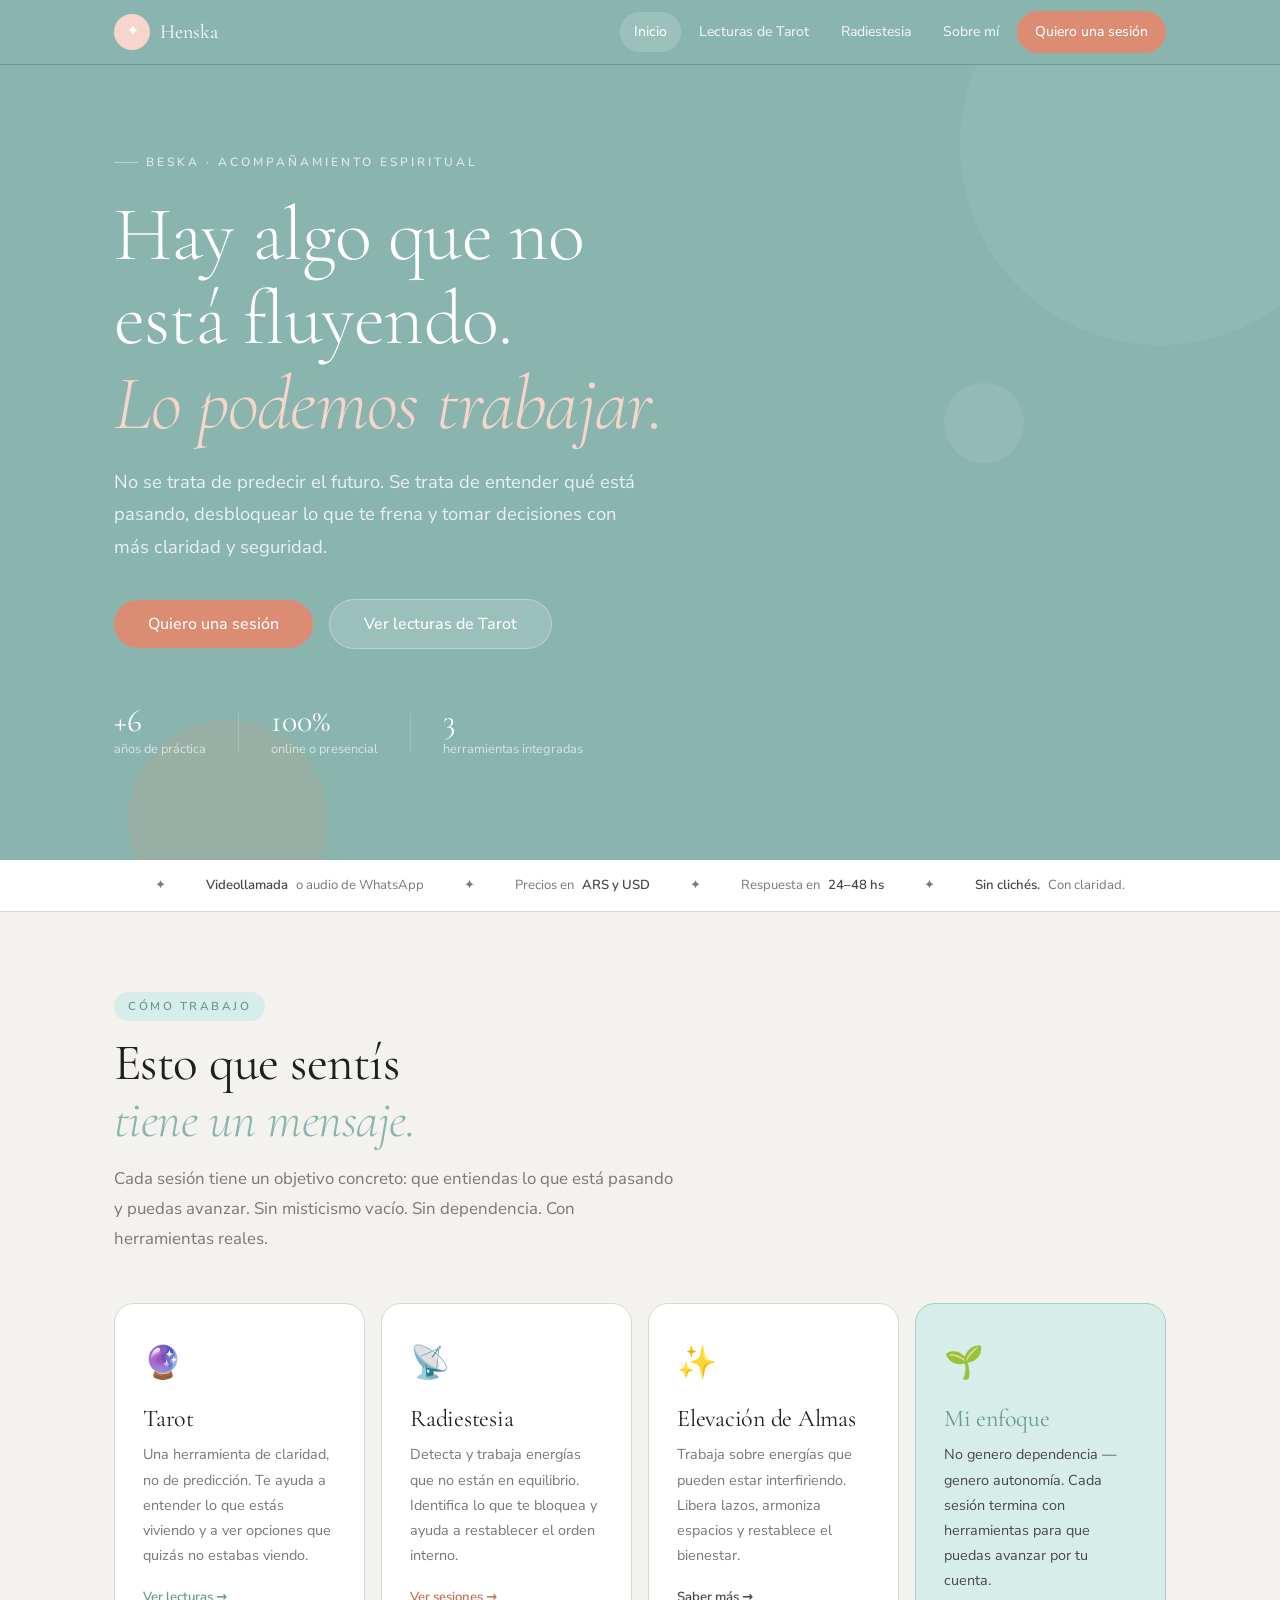
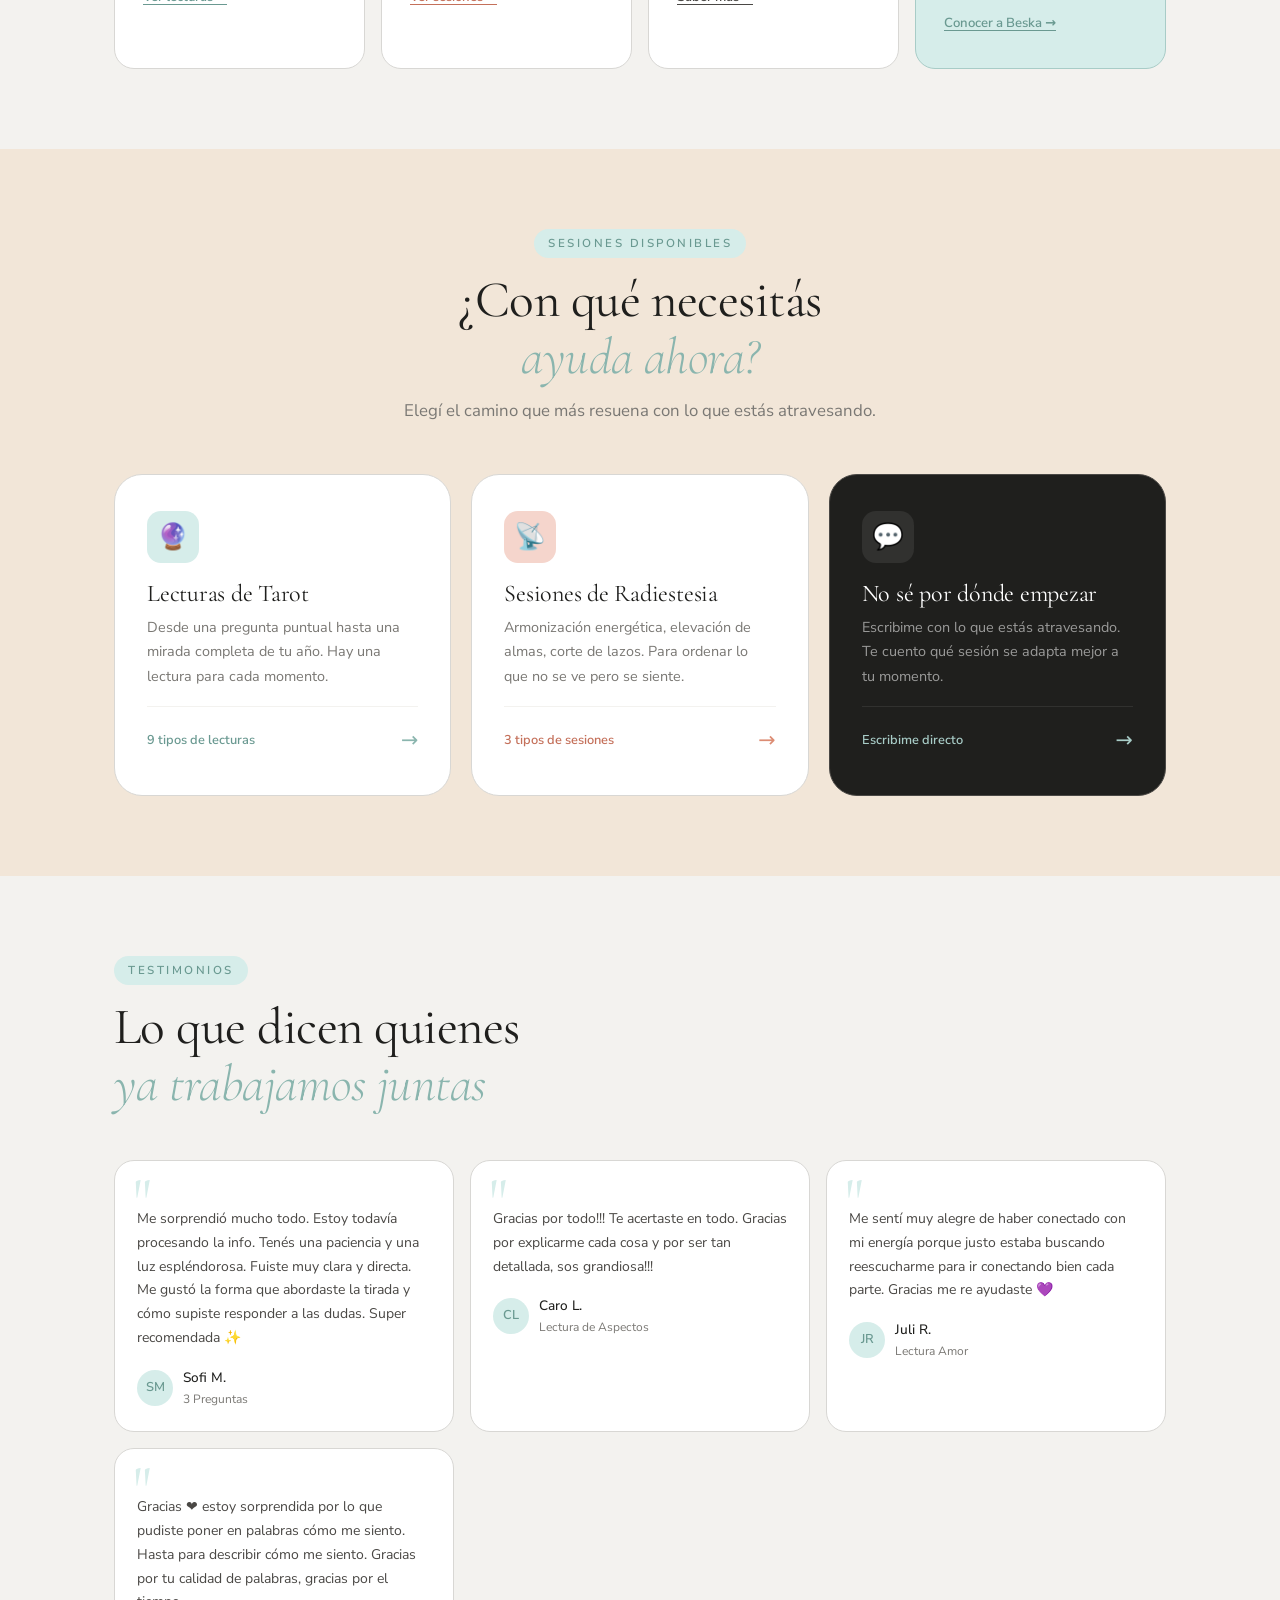
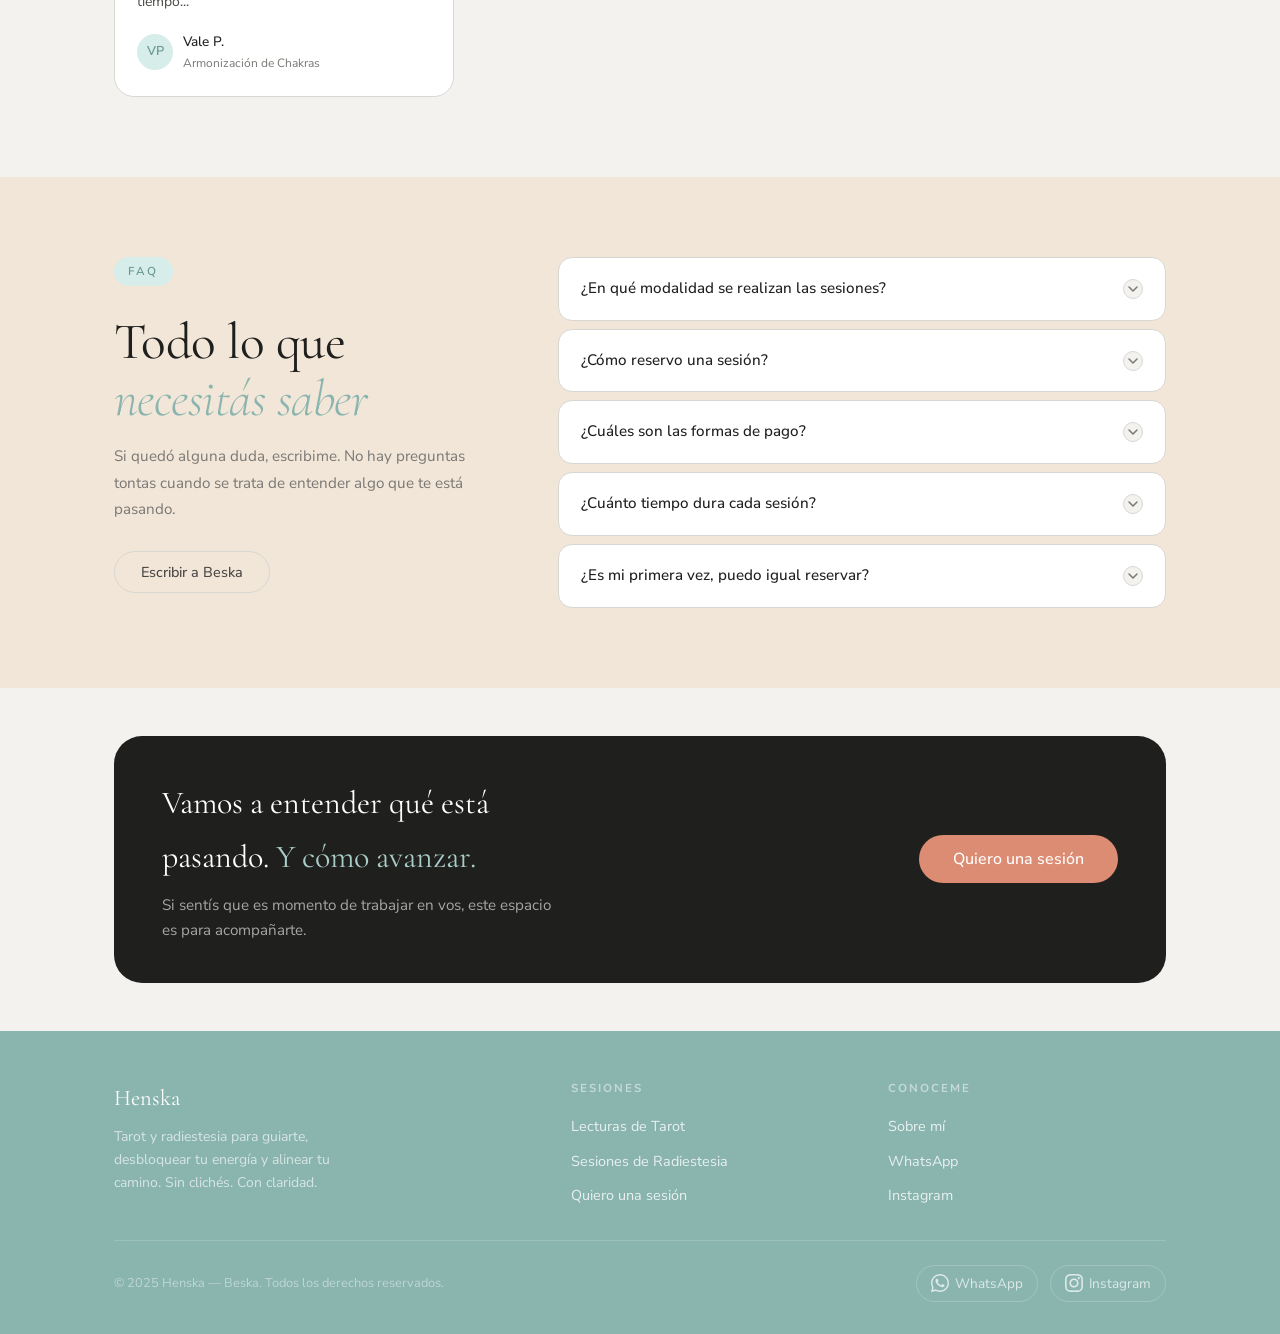
<file: index.html>
<!DOCTYPE html>
<html lang="es">
<head>
  <meta charset="UTF-8">
  <meta name="viewport" content="width=device-width, initial-scale=1.0">

  <!-- ── SEO ── -->
  <title>Henska — Tarot y Radiestesia con Beska | Claridad Energética</title>
  <meta name="description" content="¿Algo no está fluyendo? Beska te acompaña con lecturas de Tarot y sesiones de Radiestesia para entender lo que estás atravesando, desbloquear tu energía y avanzar con claridad.">
  <meta name="keywords" content="tarot online, lecturas de tarot, radiestesia, elevación de almas, armonización de chakras, acompañamiento espiritual, Beska, Henska, tarot Argentina">
  <link rel="canonical" href="https://henska.com.ar/">

  <!-- ── OPEN GRAPH ── -->
  <meta property="og:type" content="website">
  <meta property="og:url" content="https://henska.com.ar/">
  <meta property="og:title" content="Henska — Tarot y Radiestesia con Beska">
  <meta property="og:description" content="Lecturas de Tarot y sesiones de Radiestesia para entender lo que estás atravesando y avanzar con más claridad, calma y energía.">
  <meta property="og:image" content="https://henska.com.ar/og-image.jpg">
  <meta property="og:locale" content="es_AR">
  <meta property="og:site_name" content="Henska">
  <meta name="twitter:card" content="summary_large_image">
  <meta name="twitter:title" content="Henska — Tarot y Radiestesia con Beska">
  <meta name="twitter:description" content="Lecturas de Tarot y Radiestesia para entender lo que estás atravesando y avanzar con claridad.">

  <!-- ── SCHEMA.ORG ── -->
  <script type="application/ld+json">
  {"@context":"https://schema.org","@type":"LocalBusiness","name":"Henska","description":"Espacio de acompañamiento espiritual: lecturas de Tarot y sesiones de Radiestesia con Beska.","url":"https://henska.com.ar","priceRange":"$8.000 — $35.000 ARS","serviceType":["Lecturas de Tarot","Radiestesia","Elevación de Almas"],"areaServed":{"@type":"Country","name":"Argentina"},"availableLanguage":"Spanish","sameAs":["https://instagram.com/Beski_01"]}
  </script>

  <link rel="preconnect" href="https://fonts.googleapis.com">
  <link rel="preconnect" href="https://fonts.gstatic.com" crossorigin>
  <link rel="stylesheet" href="css/styles.css">
</head>
<body>

<a href="#main-content" class="skip-link">Saltar al contenido principal</a>
<div id="nav-root"></div>

<main id="main-content">

<!-- ── HERO ──────────────────────────────────────────────── -->
<section class="hero" aria-label="Presentación de Henska">
  <div class="hero-deco hero-deco-1" aria-hidden="true"></div>
  <div class="hero-deco hero-deco-2" aria-hidden="true"></div>
  <div class="hero-deco hero-deco-3" aria-hidden="true"></div>
  <div class="container hero-inner">
    <p class="hero-eyebrow fade-up">Beska · Acompañamiento espiritual</p>
    <h1 class="fade-up fade-up-2">
      Hay algo que no<br>está fluyendo.<br>
      <em style="color:var(--terra-faint); font-weight:300;">Lo podemos trabajar.</em>
    </h1>
    <p class="hero-desc fade-up fade-up-3">
      No se trata de predecir el futuro. Se trata de entender qué está pasando, desbloquear lo que te frena y tomar decisiones con más claridad y seguridad.
    </p>
    <div class="hero-actions fade-up fade-up-4">
      <a href="sesion.html" class="btn btn-primary btn-lg">Quiero una sesión</a>
      <a href="tarot.html" class="btn btn-secondary btn-lg">Ver lecturas de Tarot</a>
    </div>
    <div class="hero-trust fade-up fade-up-4" role="list" aria-label="Credenciales">
      <div class="trust-item" role="listitem">
        <div class="trust-num">+6</div>
        <div class="trust-label">años de práctica</div>
      </div>
      <div class="trust-divider" aria-hidden="true"></div>
      <div class="trust-item" role="listitem">
        <div class="trust-num">100%</div>
        <div class="trust-label">online o presencial</div>
      </div>
      <div class="trust-divider" aria-hidden="true"></div>
      <div class="trust-item" role="listitem">
        <div class="trust-num">3</div>
        <div class="trust-label">herramientas integradas</div>
      </div>
    </div>
  </div>
</section>

<!-- ── TRUST STRIP ────────────────────────────────────────── -->
<div class="trust-strip" aria-label="Características del servicio">
  <div class="container">
    <div class="trust-strip-inner">
      <div class="trust-strip-item" aria-hidden="true"><span>✦</span></div>
      <div class="trust-strip-item"><strong>Videollamada</strong> o audio de WhatsApp</div>
      <div class="trust-strip-item" aria-hidden="true"><span>✦</span></div>
      <div class="trust-strip-item">Precios en <strong>ARS y USD</strong></div>
      <div class="trust-strip-item" aria-hidden="true"><span>✦</span></div>
      <div class="trust-strip-item">Respuesta en <strong>24–48 hs</strong></div>
      <div class="trust-strip-item" aria-hidden="true"><span>✦</span></div>
      <div class="trust-strip-item"><strong>Sin clichés.</strong> Con claridad.</div>
    </div>
  </div>
</div>

<!-- ── PROPUESTA DE VALOR ──────────────────────────────────── -->
<section class="section" aria-labelledby="enfoque-h2">
  <div class="container">
    <div class="section-header reveal">
      <div class="section-tag">Cómo trabajo</div>
      <h2 id="enfoque-h2">Esto que sentís<br><em class="italic-accent accent">tiene un mensaje.</em></h2>
      <p class="lead" style="margin-top:16px; max-width:56ch;">
        Cada sesión tiene un objetivo concreto: que entiendas lo que está pasando y puedas avanzar. Sin misticismo vacío. Sin dependencia. Con herramientas reales.
      </p>
    </div>
    <div style="display:grid; grid-template-columns:repeat(auto-fit, minmax(240px, 1fr)); gap:16px;" role="list">
      <article class="reveal" role="listitem" style="background:#fff; border:1px solid var(--n100); border-radius:var(--radius-lg); padding:32px 28px;">
        <div style="font-size:2rem; margin-bottom:16px;" aria-hidden="true">🔮</div>
        <h3 style="font-size:1.5rem; margin-bottom:10px;">Tarot</h3>
        <p style="font-size:0.9rem; color:var(--n500); line-height:1.75;">Una herramienta de claridad, no de predicción. Te ayuda a entender lo que estás viviendo y a ver opciones que quizás no estabas viendo.</p>
        <a href="tarot.html" style="display:inline-block; margin-top:18px; font-size:0.82rem; font-weight:600; color:var(--green-dark); text-decoration:underline; text-underline-offset:3px;">Ver lecturas →</a>
      </article>
      <article class="reveal" role="listitem" style="background:#fff; border:1px solid var(--n100); border-radius:var(--radius-lg); padding:32px 28px;">
        <div style="font-size:2rem; margin-bottom:16px;" aria-hidden="true">📡</div>
        <h3 style="font-size:1.5rem; margin-bottom:10px;">Radiestesia</h3>
        <p style="font-size:0.9rem; color:var(--n500); line-height:1.75;">Detecta y trabaja energías que no están en equilibrio. Identifica lo que te bloquea y ayuda a restablecer el orden interno.</p>
        <a href="radiestesia.html" style="display:inline-block; margin-top:18px; font-size:0.82rem; font-weight:600; color:var(--terra-dark); text-decoration:underline; text-underline-offset:3px;">Ver sesiones →</a>
      </article>
      <article class="reveal" role="listitem" style="background:#fff; border:1px solid var(--n100); border-radius:var(--radius-lg); padding:32px 28px;">
        <div style="font-size:2rem; margin-bottom:16px;" aria-hidden="true">✨</div>
        <h3 style="font-size:1.5rem; margin-bottom:10px;">Elevación de Almas</h3>
        <p style="font-size:0.9rem; color:var(--n500); line-height:1.75;">Trabaja sobre energías que pueden estar interfiriendo. Libera lazos, armoniza espacios y restablece el bienestar.</p>
        <a href="radiestesia.html" style="display:inline-block; margin-top:18px; font-size:0.82rem; font-weight:600; color:var(--n700); text-decoration:underline; text-underline-offset:3px;">Saber más →</a>
      </article>
      <article class="reveal" role="listitem" style="background:var(--green-faint); border:1px solid var(--green-light); border-radius:var(--radius-lg); padding:32px 28px;">
        <div style="font-size:2rem; margin-bottom:16px;" aria-hidden="true">🌱</div>
        <h3 style="font-size:1.5rem; margin-bottom:10px; color:var(--green-dark);">Mi enfoque</h3>
        <p style="font-size:0.9rem; color:var(--n700); line-height:1.75;">No genero dependencia — genero autonomía. Cada sesión termina con herramientas para que puedas avanzar por tu cuenta.</p>
        <a href="sobre-mi.html" style="display:inline-block; margin-top:18px; font-size:0.82rem; font-weight:600; color:var(--green-dark); text-decoration:underline; text-underline-offset:3px;">Conocer a Beska →</a>
      </article>
    </div>
  </div>
</section>

<!-- ── SERVICIOS ───────────────────────────────────────────── -->
<section class="section" style="background:var(--cream);" aria-labelledby="servicios-h2">
  <div class="container">
    <div class="section-header centered reveal">
      <div class="section-tag">Sesiones disponibles</div>
      <h2 id="servicios-h2">¿Con qué necesitás<br><em class="italic-accent accent">ayuda ahora?</em></h2>
      <p style="margin-top:12px; color:var(--n500);">Elegí el camino que más resuena con lo que estás atravesando.</p>
    </div>
    <div style="display:grid; grid-template-columns:repeat(auto-fit, minmax(280px, 1fr)); gap:20px;">
      <a href="tarot.html" class="reveal"
         style="background:var(--white); border:1px solid var(--n100); border-radius:var(--radius-xl); padding:36px 32px; display:flex; flex-direction:column; gap:18px; transition:all var(--transition);"
         onmouseover="this.style.transform='translateY(-4px)'; this.style.boxShadow='var(--shadow-lg)'"
         onmouseout="this.style.transform=''; this.style.boxShadow=''">
        <div style="width:52px; height:52px; border-radius:14px; background:var(--green-faint); display:flex; align-items:center; justify-content:center; font-size:1.6rem;" aria-hidden="true">🔮</div>
        <div>
          <h3 style="font-size:1.5rem; color:var(--n900); margin-bottom:8px;">Lecturas de Tarot</h3>
          <p style="font-size:0.9rem; color:var(--n500); line-height:1.7;">Desde una pregunta puntual hasta una mirada completa de tu año. Hay una lectura para cada momento.</p>
        </div>
        <div style="display:flex; align-items:center; justify-content:space-between; margin-top:auto; padding-top:16px; border-top:1px solid var(--n50);">
          <span style="font-size:0.8rem; color:var(--green-dark); font-weight:600;">9 tipos de lecturas</span>
          <span style="color:var(--green); font-size:1.3rem;" aria-hidden="true">→</span>
        </div>
      </a>
      <a href="radiestesia.html" class="reveal"
         style="background:var(--white); border:1px solid var(--n100); border-radius:var(--radius-xl); padding:36px 32px; display:flex; flex-direction:column; gap:18px; transition:all var(--transition);"
         onmouseover="this.style.transform='translateY(-4px)'; this.style.boxShadow='var(--shadow-lg)'"
         onmouseout="this.style.transform=''; this.style.boxShadow=''">
        <div style="width:52px; height:52px; border-radius:14px; background:var(--terra-faint); display:flex; align-items:center; justify-content:center; font-size:1.6rem;" aria-hidden="true">📡</div>
        <div>
          <h3 style="font-size:1.5rem; color:var(--n900); margin-bottom:8px;">Sesiones de Radiestesia</h3>
          <p style="font-size:0.9rem; color:var(--n500); line-height:1.7;">Armonización energética, elevación de almas, corte de lazos. Para ordenar lo que no se ve pero se siente.</p>
        </div>
        <div style="display:flex; align-items:center; justify-content:space-between; margin-top:auto; padding-top:16px; border-top:1px solid var(--n50);">
          <span style="font-size:0.8rem; color:var(--terra-dark); font-weight:600;">3 tipos de sesiones</span>
          <span style="color:var(--terra); font-size:1.3rem;" aria-hidden="true">→</span>
        </div>
      </a>
      <a href="sesion.html" class="reveal"
         style="background:var(--n900); border:1px solid var(--n700); border-radius:var(--radius-xl); padding:36px 32px; display:flex; flex-direction:column; gap:18px; transition:all var(--transition);"
         onmouseover="this.style.transform='translateY(-4px)'; this.style.boxShadow='var(--shadow-lg)'"
         onmouseout="this.style.transform=''; this.style.boxShadow=''">
        <div style="width:52px; height:52px; border-radius:14px; background:rgba(255,255,255,0.08); display:flex; align-items:center; justify-content:center; font-size:1.6rem;" aria-hidden="true">💬</div>
        <div>
          <h3 style="font-size:1.5rem; color:var(--white); margin-bottom:8px;">No sé por dónde empezar</h3>
          <p style="font-size:0.9rem; color:rgba(255,255,255,0.55); line-height:1.7;">Escribime con lo que estás atravesando. Te cuento qué sesión se adapta mejor a tu momento.</p>
        </div>
        <div style="display:flex; align-items:center; justify-content:space-between; margin-top:auto; padding-top:16px; border-top:1px solid rgba(255,255,255,0.08);">
          <span style="font-size:0.8rem; color:var(--green-light); font-weight:600;">Escribime directo</span>
          <span style="color:var(--green-light); font-size:1.3rem;" aria-hidden="true">→</span>
        </div>
      </a>
    </div>
  </div>
</section>

<!-- ── TESTIMONIOS ─────────────────────────────────────────── -->
<section class="section" aria-labelledby="testimonios-h2">
  <div class="container">
    <div class="section-header reveal">
      <div class="section-tag">Testimonios</div>
      <h2 id="testimonios-h2">Lo que dicen quienes<br><em class="italic-accent accent">ya trabajamos juntas</em></h2>
    </div>
    <div class="testimonios-grid" id="testimonios-root" role="list" aria-label="Testimonios de clientes"></div>
  </div>
</section>

<!-- ── FAQ ────────────────────────────────────────────────── -->
<section class="section" style="background:var(--cream);" aria-labelledby="faq-h2">
  <div class="container">
    <div style="display:grid; grid-template-columns:1fr 1.6fr; gap:64px; align-items:start;">
      <div class="reveal">
        <div class="section-tag">FAQ</div>
        <h2 id="faq-h2" style="margin:14px 0 16px;">Todo lo que<br><em class="italic-accent accent">necesitás saber</em></h2>
        <p style="font-size:0.95rem; color:var(--n500); line-height:1.75; margin-bottom:28px;">
          Si quedó alguna duda, escribime. No hay preguntas tontas cuando se trata de entender algo que te está pasando.
        </p>
        <a href="sesion.html" class="btn btn-outline" id="faq-cta">Escribir a Beska</a>
      </div>
      <div class="faq-list reveal" id="faq-root" role="list" aria-label="Preguntas frecuentes"></div>
    </div>
  </div>
</section>

<!-- ── PROMO BANNER ────────────────────────────────────────── -->
<section class="section-sm" aria-label="Llamado a la acción final">
  <div class="container">
    <div class="promo-banner reveal">
      <div>
        <div class="promo-title">
          Vamos a entender qué está<br>
          pasando. <span>Y cómo avanzar.</span>
        </div>
        <p class="promo-desc">Si sentís que es momento de trabajar en vos, este espacio es para acompañarte.</p>
      </div>
      <a href="sesion.html" class="btn btn-primary btn-lg">Quiero una sesión</a>
    </div>
  </div>
</section>

</main>

<!-- ── STICKY MOBILE CTA ───────────────────────────────────── -->
<div class="sticky-cta" aria-hidden="true">
  <a href="sesion.html" tabindex="-1">
    <svg width="18" height="18" viewBox="0 0 24 24" fill="currentColor"><path d="M17.472 14.382c-.297-.149-1.758-.867-2.03-.967-.273-.099-.471-.148-.67.15-.197.297-.767.966-.94 1.164-.173.199-.347.223-.644.075-.297-.15-1.255-.463-2.39-1.475-.883-.788-1.48-1.761-1.653-2.059-.173-.297-.018-.458.13-.606.134-.133.298-.347.446-.52.149-.174.198-.298.298-.497.099-.198.05-.371-.025-.52-.075-.149-.669-1.612-.916-2.207-.242-.579-.487-.5-.669-.51-.173-.008-.371-.01-.57-.01-.198 0-.52.074-.792.372-.272.297-1.04 1.016-1.04 2.479 0 1.462 1.065 2.875 1.213 3.074.149.198 2.096 3.2 5.077 4.487.709.306 1.262.489 1.694.625.712.227 1.36.195 1.871.118.571-.085 1.758-.719 2.006-1.413.248-.694.248-1.289.173-1.413-.074-.124-.272-.198-.57-.347z"/><path d="M12 0C5.373 0 0 5.373 0 12c0 2.124.558 4.121 1.535 5.858L.057 23.447a.5.5 0 0 0 .638.608l5.757-1.51A11.953 11.953 0 0 0 12 24c6.627 0 12-5.373 12-12S18.627 0 12 0zm0 22c-1.895 0-3.668-.525-5.176-1.434l-.371-.22-3.818 1.001.997-3.723-.242-.384A9.958 9.958 0 0 1 2 12C2 6.477 6.477 2 12 2s10 4.477 10 10-4.477 10-10 10z"/></svg>
    Quiero una sesión
  </a>
</div>

<div id="footer-root"></div>

<script src="data/sessions.js"></script>
<script src="js/main.js"></script>
<script>
  const data = getSessionsData();
  document.getElementById('nav-root').innerHTML = renderNav();
  document.getElementById('footer-root').innerHTML = renderFooter(data);
  document.getElementById('testimonios-root').innerHTML =
    data.testimonios.filter(t => t.active).map(renderTestimonio).join('');
  document.getElementById('faq-root').innerHTML = renderFaq(data.faq);
  const nav = document.querySelector('.nav');
  window.addEventListener('scroll', () => {
    nav.classList.toggle('scrolled', window.scrollY > 10);
  }, { passive: true });
</script>
</body>
</html>
</file>
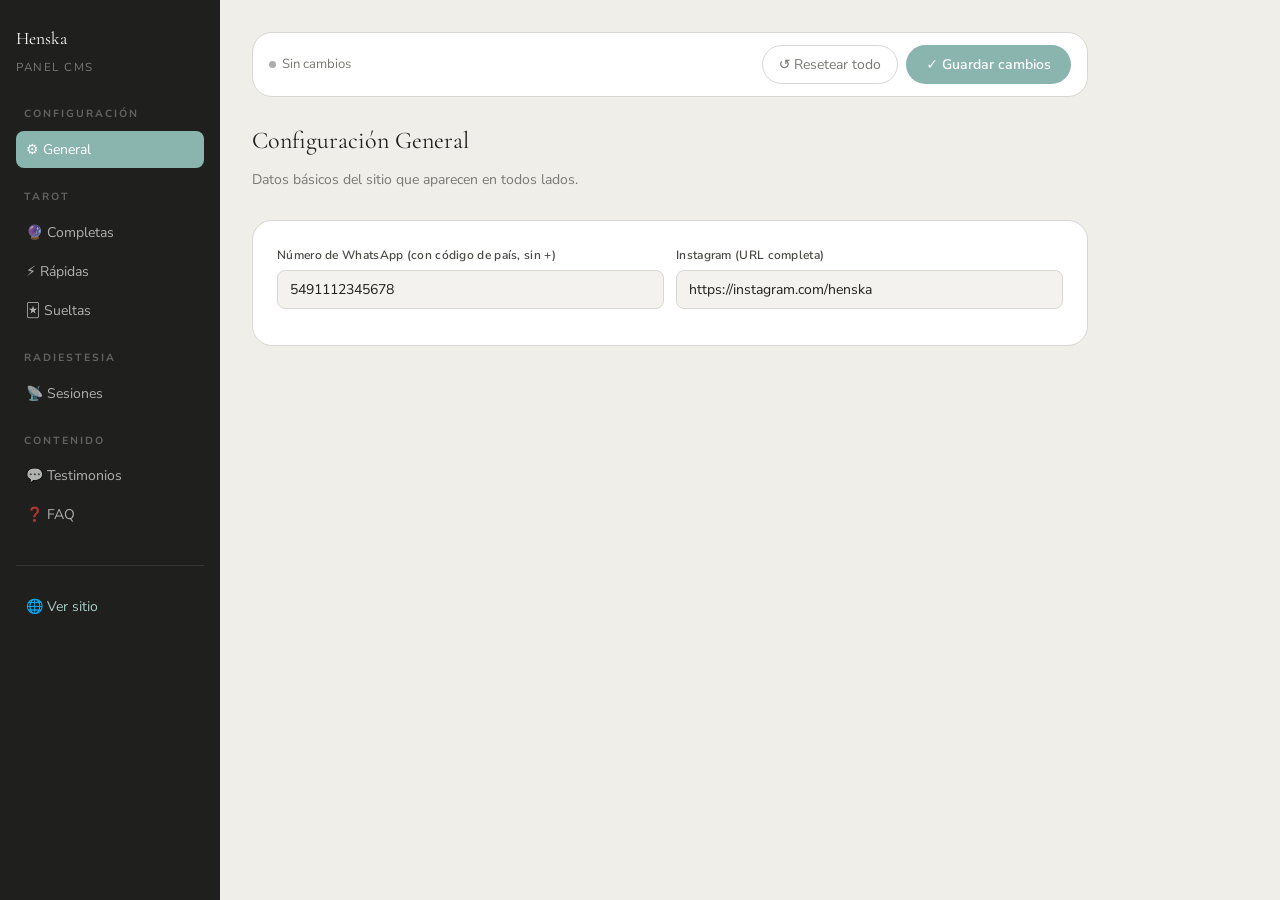
<file: cms.html>
<!DOCTYPE html>
<html lang="es">
<head>
  <meta charset="UTF-8">
  <meta name="viewport" content="width=device-width, initial-scale=1.0">
  <title>CMS — Panel de Edición · Henska</title>
  <link rel="stylesheet" href="css/styles.css">
  <style>
    body { background: #F0EEE8; }

    .cms-layout {
      display: grid;
      grid-template-columns: 220px 1fr;
      min-height: 100vh;
    }

    .cms-sidebar {
      background: var(--n900);
      padding: 24px 16px;
      position: sticky;
      top: 0;
      height: 100vh;
      overflow-y: auto;
    }

    .cms-brand {
      font-family: var(--font-display);
      font-size: 1.1rem;
      color: #fff;
      margin-bottom: 4px;
      font-weight: 400;
    }

    .cms-brand-sub {
      font-size: 0.72rem;
      color: rgba(255,255,255,0.4);
      letter-spacing: 1.5px;
      text-transform: uppercase;
      margin-bottom: 28px;
    }

    .cms-nav-section {
      font-size: 0.65rem;
      font-weight: 700;
      letter-spacing: 2px;
      text-transform: uppercase;
      color: rgba(255,255,255,0.3);
      margin: 20px 0 8px;
      padding: 0 8px;
    }

    .cms-nav-link {
      display: flex;
      align-items: center;
      gap: 8px;
      padding: 9px 10px;
      border-radius: var(--radius-sm);
      font-size: 0.875rem;
      color: rgba(255,255,255,0.65);
      cursor: pointer;
      transition: all var(--transition);
      margin-bottom: 2px;
      border: none;
      background: none;
      width: 100%;
      text-align: left;
      font-family: var(--font-body);
    }

    .cms-nav-link:hover, .cms-nav-link.active {
      background: rgba(255,255,255,0.08);
      color: #fff;
    }

    .cms-nav-link.active {
      background: var(--green);
      color: #fff;
    }

    .cms-main {
      padding: 32px;
      max-width: 900px;
    }

    .cms-page { display: none; }
    .cms-page.active { display: block; }

    .cms-section-title {
      font-family: var(--font-display);
      font-size: 1.5rem;
      color: var(--n900);
      margin-bottom: 6px;
      font-weight: 400;
    }

    .cms-section-sub {
      font-size: 0.875rem;
      color: var(--n500);
      margin-bottom: 28px;
    }

    .field-group {
      background: #fff;
      border: 1px solid var(--n100);
      border-radius: var(--radius-lg);
      overflow: hidden;
      margin-bottom: 16px;
    }

    .field-group-header {
      display: flex;
      align-items: center;
      justify-content: space-between;
      padding: 16px 20px;
      background: #FAFAF9;
      border-bottom: 1px solid var(--n100);
      cursor: pointer;
      user-select: none;
    }

    .field-group-title {
      font-weight: 500;
      font-size: 0.9rem;
      display: flex;
      align-items: center;
      gap: 8px;
    }

    .field-group-body { padding: 20px; display: none; }
    .field-group.open .field-group-body { display: block; }

    .field-toggle { font-size: 1rem; transition: transform var(--transition); }
    .field-group.open .field-toggle { transform: rotate(180deg); }

    .field-row {
      display: grid;
      grid-template-columns: 1fr 1fr;
      gap: 12px;
      margin-bottom: 12px;
    }

    .field-row.full { grid-template-columns: 1fr; }

    .field-label {
      display: block;
      font-size: 0.75rem;
      font-weight: 600;
      color: var(--n700);
      margin-bottom: 5px;
      letter-spacing: 0.3px;
    }

    .field-input {
      width: 100%;
      padding: 9px 12px;
      border: 1px solid var(--n100);
      border-radius: var(--radius-sm);
      font-size: 0.875rem;
      font-family: var(--font-body);
      color: var(--n900);
      background: var(--n50);
      transition: border-color var(--transition);
    }

    .field-input:focus {
      outline: none;
      border-color: var(--green);
      background: #fff;
    }

    textarea.field-input { resize: vertical; min-height: 80px; line-height: 1.6; }

    .field-toggle-row {
      display: flex;
      align-items: center;
      justify-content: space-between;
      padding: 10px 0;
      border-bottom: 1px solid var(--n50);
    }

    .toggle-label { font-size: 0.875rem; color: var(--n700); }

    .toggle-switch {
      position: relative;
      width: 36px;
      height: 20px;
    }

    .toggle-switch input { opacity: 0; width: 0; height: 0; }

    .toggle-slider {
      position: absolute;
      cursor: pointer;
      top: 0; left: 0; right: 0; bottom: 0;
      background: var(--n300);
      border-radius: var(--radius-pill);
      transition: background var(--transition);
    }

    .toggle-slider::before {
      content: '';
      position: absolute;
      width: 14px; height: 14px;
      left: 3px; bottom: 3px;
      background: #fff;
      border-radius: 50%;
      transition: transform var(--transition);
    }

    input:checked + .toggle-slider { background: var(--green); }
    input:checked + .toggle-slider::before { transform: translateX(16px); }

    .features-editor { display: flex; flex-direction: column; gap: 6px; }

    .feature-row {
      display: flex;
      gap: 6px;
      align-items: center;
    }

    .feature-row input { flex: 1; }

    .btn-icon {
      width: 32px; height: 32px;
      border-radius: var(--radius-sm);
      border: 1px solid var(--n100);
      background: var(--n50);
      display: flex;
      align-items: center;
      justify-content: center;
      cursor: pointer;
      font-size: 0.9rem;
      transition: background var(--transition);
      flex-shrink: 0;
    }

    .btn-icon:hover { background: var(--n100); }
    .btn-icon.danger:hover { background: #FEE2E2; border-color: #FCA5A5; }

    .cms-toolbar {
      display: flex;
      align-items: center;
      justify-content: space-between;
      background: #fff;
      border: 1px solid var(--n100);
      border-radius: var(--radius-lg);
      padding: 12px 16px;
      margin-bottom: 24px;
      gap: 12px;
      flex-wrap: wrap;
    }

    .cms-status {
      font-size: 0.82rem;
      color: var(--n500);
      display: flex;
      align-items: center;
      gap: 6px;
    }

    .status-dot {
      width: 7px; height: 7px;
      border-radius: 50%;
      background: var(--n300);
    }

    .status-dot.saved { background: #22c55e; }

    .btn-save {
      background: var(--green);
      color: #fff;
      border: none;
      border-radius: var(--radius-pill);
      padding: 9px 20px;
      font-size: 0.875rem;
      font-weight: 600;
      cursor: pointer;
      font-family: var(--font-body);
      transition: background var(--transition);
    }

    .btn-save:hover { background: var(--green-dark); }

    .btn-reset {
      background: transparent;
      color: var(--n500);
      border: 1px solid var(--n100);
      border-radius: var(--radius-pill);
      padding: 9px 16px;
      font-size: 0.875rem;
      cursor: pointer;
      font-family: var(--font-body);
      transition: all var(--transition);
    }

    .btn-reset:hover { border-color: #FCA5A5; color: #DC2626; }

    .toast {
      position: fixed;
      bottom: 24px;
      right: 24px;
      background: var(--n900);
      color: #fff;
      padding: 12px 20px;
      border-radius: var(--radius-md);
      font-size: 0.875rem;
      z-index: 9999;
      transform: translateY(80px);
      opacity: 0;
      transition: all 0.3s ease;
    }

    .toast.show { transform: translateY(0); opacity: 1; }

    @media (max-width: 768px) {
      .cms-layout { grid-template-columns: 1fr; }
      .cms-sidebar { height: auto; position: static; }
      .cms-main { padding: 16px; }
      .field-row { grid-template-columns: 1fr; }
    }
  </style>
</head>
<body>

<div class="cms-layout">

  <!-- SIDEBAR -->
  <div class="cms-sidebar">
    <div class="cms-brand">Henska</div>
    <div class="cms-brand-sub">Panel CMS</div>

    <div class="cms-nav-section">Configuración</div>
    <button class="cms-nav-link active" data-page="config" onclick="showPage('config', this)">⚙️ General</button>

    <div class="cms-nav-section">Tarot</div>
    <button class="cms-nav-link" data-page="tarot-completas" onclick="showPage('tarot-completas', this)">🔮 Completas</button>
    <button class="cms-nav-link" data-page="tarot-rapidas" onclick="showPage('tarot-rapidas', this)">⚡ Rápidas</button>
    <button class="cms-nav-link" data-page="tarot-sueltas" onclick="showPage('tarot-sueltas', this)">🃏 Sueltas</button>

    <div class="cms-nav-section">Radiestesia</div>
    <button class="cms-nav-link" data-page="radiestesia" onclick="showPage('radiestesia', this)">📡 Sesiones</button>

    <div class="cms-nav-section">Contenido</div>
    <button class="cms-nav-link" data-page="testimonios" onclick="showPage('testimonios', this)">💬 Testimonios</button>
    <button class="cms-nav-link" data-page="faq" onclick="showPage('faq', this)">❓ FAQ</button>

    <div style="margin-top:32px; padding-top:20px; border-top:1px solid rgba(255,255,255,0.1);">
      <a href="index.html" target="_blank" class="cms-nav-link" style="color:var(--green-light);">🌐 Ver sitio</a>
    </div>
  </div>

  <!-- MAIN -->
  <div class="cms-main">

    <div class="toast" id="toast"></div>

    <!-- TOOLBAR -->
    <div class="cms-toolbar">
      <div class="cms-status">
        <div class="status-dot" id="status-dot"></div>
        <span id="status-text">Sin cambios</span>
      </div>
      <div style="display:flex; gap:8px; flex-wrap:wrap;">
        <button class="btn-reset" onclick="resetData()">↺ Resetear todo</button>
        <button class="btn-save" onclick="saveData()">✓ Guardar cambios</button>
      </div>
    </div>

    <!-- CONFIG -->
    <div class="cms-page active" id="page-config">
      <div class="cms-section-title">Configuración General</div>
      <div class="cms-section-sub">Datos básicos del sitio que aparecen en todos lados.</div>
      <div style="background:#fff; border:1px solid var(--n100); border-radius:var(--radius-lg); padding:24px;">
        <div class="field-row">
          <div>
            <label class="field-label">Número de WhatsApp (con código de país, sin +)</label>
            <input type="text" class="field-input" id="config-whatsapp" placeholder="5491112345678">
          </div>
          <div>
            <label class="field-label">Instagram (URL completa)</label>
            <input type="text" class="field-input" id="config-instagram" placeholder="https://instagram.com/henska">
          </div>
        </div>
      </div>
    </div>

    <!-- TAROT COMPLETAS -->
    <div class="cms-page" id="page-tarot-completas">
      <div class="cms-section-title">Lecturas Completas</div>
      <div class="cms-section-sub">Se muestran en la página de Tarot y en el selector de sesiones.</div>
      <div id="editor-tarot-completas"></div>
    </div>

    <!-- TAROT RAPIDAS -->
    <div class="cms-page" id="page-tarot-rapidas">
      <div class="cms-section-title">Lecturas Rápidas</div>
      <div class="cms-section-sub">Para situaciones concretas. Se muestran en terracota.</div>
      <div id="editor-tarot-rapidas"></div>
    </div>

    <!-- TAROT SUELTAS -->
    <div class="cms-page" id="page-tarot-sueltas">
      <div class="cms-section-title">Lecturas Sueltas</div>
      <div class="cms-section-sub">Preguntas concretas y eventos.</div>
      <div id="editor-tarot-sueltas"></div>
    </div>

    <!-- RADIESTESIA -->
    <div class="cms-page" id="page-radiestesia">
      <div class="cms-section-title">Sesiones de Radiestesia</div>
      <div class="cms-section-sub">Se muestran en la página de Radiestesia en color terracota.</div>
      <div id="editor-radiestesia"></div>
    </div>

    <!-- TESTIMONIOS -->
    <div class="cms-page" id="page-testimonios">
      <div class="cms-section-title">Testimonios</div>
      <div class="cms-section-sub">Aparecen en Home y en la página Sobre mí.</div>
      <div id="editor-testimonios"></div>
    </div>

    <!-- FAQ -->
    <div class="cms-page" id="page-faq">
      <div class="cms-section-title">Preguntas Frecuentes</div>
      <div class="cms-section-sub">Aparecen en Home, Tarot y Radiestesia.</div>
      <div id="editor-faq"></div>
    </div>

  </div>
</div>

<script src="data/sessions.js"></script>
<script src="js/main.js"></script>
<script>
// ── STATE ─────────────────────────────────────────────────────
let cmsData = null;
let isDirty = false;

// ── INIT ──────────────────────────────────────────────────────
document.addEventListener('DOMContentLoaded', () => {
  cmsData = JSON.parse(JSON.stringify(getSessionsData())); // deep clone
  renderAll();
});

// ── NAVIGATION ────────────────────────────────────────────────
function showPage(pageId, btn) {
  document.querySelectorAll('.cms-page').forEach(p => p.classList.remove('active'));
  document.querySelectorAll('.cms-nav-link').forEach(b => b.classList.remove('active'));
  document.getElementById('page-' + pageId).classList.add('active');
  btn.classList.add('active');
}

// ── DIRTY STATE ───────────────────────────────────────────────
function markDirty() {
  isDirty = true;
  document.getElementById('status-dot').className = 'status-dot';
  document.getElementById('status-text').textContent = 'Hay cambios sin guardar';
}

// ── RENDER ALL ────────────────────────────────────────────────
function renderAll() {
  document.getElementById('config-whatsapp').value = cmsData.whatsapp || '';
  document.getElementById('config-instagram').value = cmsData.instagram || '';

  document.getElementById('config-whatsapp').oninput =
  document.getElementById('config-instagram').oninput = function() { markDirty(); };

  renderSessionsEditor('tarot-completas', cmsData.tarot.completas);
  renderSessionsEditor('tarot-rapidas', cmsData.tarot.rapidas);
  renderSessionsEditor('tarot-sueltas', cmsData.tarot.sueltas);
  renderSessionsEditor('radiestesia', cmsData.radiestesia);
  renderTestimoniosEditor();
  renderFaqEditor();
}

// ── SESSION EDITOR ────────────────────────────────────────────
function renderSessionsEditor(key, sessions) {
  const container = document.getElementById('editor-' + key);
  container.innerHTML = '';
  sessions.forEach((session, idx) => {
    container.appendChild(buildSessionEditor(key, session, idx));
  });
}

function buildSessionEditor(key, session, idx) {
  const el = document.createElement('div');
  el.className = 'field-group open';
  el.innerHTML = `
    <div class="field-group-header" onclick="this.parentElement.classList.toggle('open')">
      <div class="field-group-title">${session.icon} ${session.title}</div>
      <span class="field-toggle">▾</span>
    </div>
    <div class="field-group-body">
      <div class="field-toggle-row">
        <span class="toggle-label">Mostrar esta sesión en el sitio</span>
        <label class="toggle-switch">
          <input type="checkbox" ${session.active ? 'checked' : ''} onchange="updateField('${key}', ${idx}, 'active', this.checked)">
          <span class="toggle-slider"></span>
        </label>
      </div>
      <div style="height:16px;"></div>
      <div class="field-row">
        <div>
          <label class="field-label">Emoji / Ícono</label>
          <input type="text" class="field-input" value="${session.icon || ''}" oninput="updateField('${key}', ${idx}, 'icon', this.value)">
        </div>
        <div>
          <label class="field-label">Badge (Popular / Más elegido / vacío)</label>
          <input type="text" class="field-input" value="${session.badge || ''}" placeholder="Dejar vacío para no mostrar" oninput="updateField('${key}', ${idx}, 'badge', this.value || null)">
        </div>
      </div>
      <div class="field-row full">
        <div>
          <label class="field-label">Título</label>
          <input type="text" class="field-input" value="${session.title || ''}" oninput="updateField('${key}', ${idx}, 'title', this.value)">
        </div>
      </div>
      <div class="field-row full">
        <div>
          <label class="field-label">Subtítulo (frecuencia sugerida)</label>
          <input type="text" class="field-input" value="${session.subtitle || ''}" oninput="updateField('${key}', ${idx}, 'subtitle', this.value)">
        </div>
      </div>
      <div class="field-row full">
        <div>
          <label class="field-label">Descripción</label>
          <textarea class="field-input" oninput="updateField('${key}', ${idx}, 'description', this.value)">${session.description || ''}</textarea>
        </div>
      </div>
      <div class="field-row">
        <div>
          <label class="field-label">Precio ARS (número)</label>
          <input type="text" class="field-input" value="${session.priceArs || ''}" oninput="updateField('${key}', ${idx}, 'priceArs', isNaN(this.value) ? this.value : Number(this.value))">
        </div>
        <div>
          <label class="field-label">Precio USD (número, vacío si no aplica)</label>
          <input type="number" class="field-input" value="${session.priceUsd || ''}" oninput="updateField('${key}', ${idx}, 'priceUsd', this.value ? Number(this.value) : null)">
        </div>
      </div>
      <div>
        <label class="field-label" style="margin-bottom:10px;">Características incluidas</label>
        <div class="features-editor" id="features-${key}-${idx}"></div>
        <button class="btn btn-outline btn-sm" style="margin-top:8px;" onclick="addFeature('${key}', ${idx})">+ Agregar ítem</button>
      </div>
    </div>
  `;
  renderFeatures(key, idx, session.features, el.querySelector(`#features-${key}-${idx}`));
  return el;
}

function renderFeatures(key, idx, features, container) {
  container.innerHTML = '';
  features.forEach((feat, fi) => {
    const row = document.createElement('div');
    row.className = 'feature-row';
    row.innerHTML = `
      <input type="text" class="field-input" value="${feat}" oninput="updateFeature('${key}', ${idx}, ${fi}, this.value)">
      <button class="btn-icon danger" onclick="removeFeature('${key}', ${idx}, ${fi})">✕</button>
    `;
    container.appendChild(row);
  });
}

function getList(key) {
  if (key.startsWith('tarot-')) return cmsData.tarot[key.replace('tarot-', '')];
  return cmsData[key];
}

function updateField(key, idx, field, value) {
  getList(key)[idx][field] = value;
  markDirty();
}

function updateFeature(key, idx, fi, value) {
  getList(key)[idx].features[fi] = value;
  markDirty();
}

function addFeature(key, idx) {
  getList(key)[idx].features.push('');
  const session = getList(key)[idx];
  const container = document.querySelector(`#features-${key}-${idx}`);
  renderFeatures(key, idx, session.features, container);
  markDirty();
}

function removeFeature(key, idx, fi) {
  getList(key)[idx].features.splice(fi, 1);
  const session = getList(key)[idx];
  const container = document.querySelector(`#features-${key}-${idx}`);
  renderFeatures(key, idx, session.features, container);
  markDirty();
}

// ── TESTIMONIOS EDITOR ────────────────────────────────────────
function renderTestimoniosEditor() {
  const container = document.getElementById('editor-testimonios');
  container.innerHTML = '';
  cmsData.testimonios.forEach((t, idx) => {
    const el = document.createElement('div');
    el.className = 'field-group open';
    el.innerHTML = `
      <div class="field-group-header" onclick="this.parentElement.classList.toggle('open')">
        <div class="field-group-title">💬 ${t.nombre}</div>
        <span class="field-toggle">▾</span>
      </div>
      <div class="field-group-body">
        <div class="field-toggle-row">
          <span class="toggle-label">Mostrar este testimonio</span>
          <label class="toggle-switch">
            <input type="checkbox" ${t.active ? 'checked' : ''} onchange="cmsData.testimonios[${idx}].active = this.checked; markDirty();">
            <span class="toggle-slider"></span>
          </label>
        </div>
        <div style="height:12px;"></div>
        <div class="field-row">
          <div>
            <label class="field-label">Nombre</label>
            <input type="text" class="field-input" value="${t.nombre}" oninput="cmsData.testimonios[${idx}].nombre = this.value; markDirty();">
          </div>
          <div>
            <label class="field-label">Servicio que tomó</label>
            <input type="text" class="field-input" value="${t.servicio}" oninput="cmsData.testimonios[${idx}].servicio = this.value; markDirty();">
          </div>
        </div>
        <div class="field-row full">
          <label class="field-label">Testimonio</label>
          <textarea class="field-input" oninput="cmsData.testimonios[${idx}].texto = this.value; markDirty();">${t.texto}</textarea>
        </div>
      </div>
    `;
    container.appendChild(el);
  });
}

// ── FAQ EDITOR ────────────────────────────────────────────────
function renderFaqEditor() {
  const container = document.getElementById('editor-faq');
  container.innerHTML = '';
  cmsData.faq.forEach((f, idx) => {
    const el = document.createElement('div');
    el.className = 'field-group open';
    el.innerHTML = `
      <div class="field-group-header" onclick="this.parentElement.classList.toggle('open')">
        <div class="field-group-title">❓ ${f.question.slice(0, 48)}...</div>
        <span class="field-toggle">▾</span>
      </div>
      <div class="field-group-body">
        <div class="field-toggle-row">
          <span class="toggle-label">Mostrar esta pregunta</span>
          <label class="toggle-switch">
            <input type="checkbox" ${f.active ? 'checked' : ''} onchange="cmsData.faq[${idx}].active = this.checked; markDirty();">
            <span class="toggle-slider"></span>
          </label>
        </div>
        <div style="height:12px;"></div>
        <div class="field-row full">
          <label class="field-label">Pregunta</label>
          <input type="text" class="field-input" value="${f.question}" oninput="cmsData.faq[${idx}].question = this.value; markDirty();">
        </div>
        <div class="field-row full">
          <label class="field-label">Respuesta</label>
          <textarea class="field-input" oninput="cmsData.faq[${idx}].answer = this.value; markDirty();">${f.answer}</textarea>
        </div>
      </div>
    `;
    container.appendChild(el);
  });
}

// ── SAVE ──────────────────────────────────────────────────────
function saveData() {
  cmsData.whatsapp = document.getElementById('config-whatsapp').value.trim();
  cmsData.instagram = document.getElementById('config-instagram').value.trim();
  const ok = saveSessionsData(cmsData);
  if (ok) {
    isDirty = false;
    document.getElementById('status-dot').className = 'status-dot saved';
    document.getElementById('status-text').textContent = 'Guardado correctamente';
    showToast('✓ Cambios guardados. El sitio ya usa los nuevos datos.');
  } else {
    showToast('✕ Error al guardar. Revisá el almacenamiento del navegador.');
  }
}

function resetData() {
  if (!confirm('¿Resetear todo a los datos originales? Se perderán los cambios guardados.')) return;
  localStorage.removeItem('henska_cms_data');
  cmsData = JSON.parse(JSON.stringify(HENSKA_DATA));
  renderAll();
  isDirty = false;
  document.getElementById('status-dot').className = 'status-dot';
  document.getElementById('status-text').textContent = 'Datos reseteados';
  showToast('Datos reseteados a los originales.');
}

function showToast(msg) {
  const t = document.getElementById('toast');
  t.textContent = msg;
  t.classList.add('show');
  setTimeout(() => t.classList.remove('show'), 3000);
}

window.addEventListener('beforeunload', (e) => {
  if (isDirty) e.preventDefault();
});
</script>
</body>
</html>
</file>
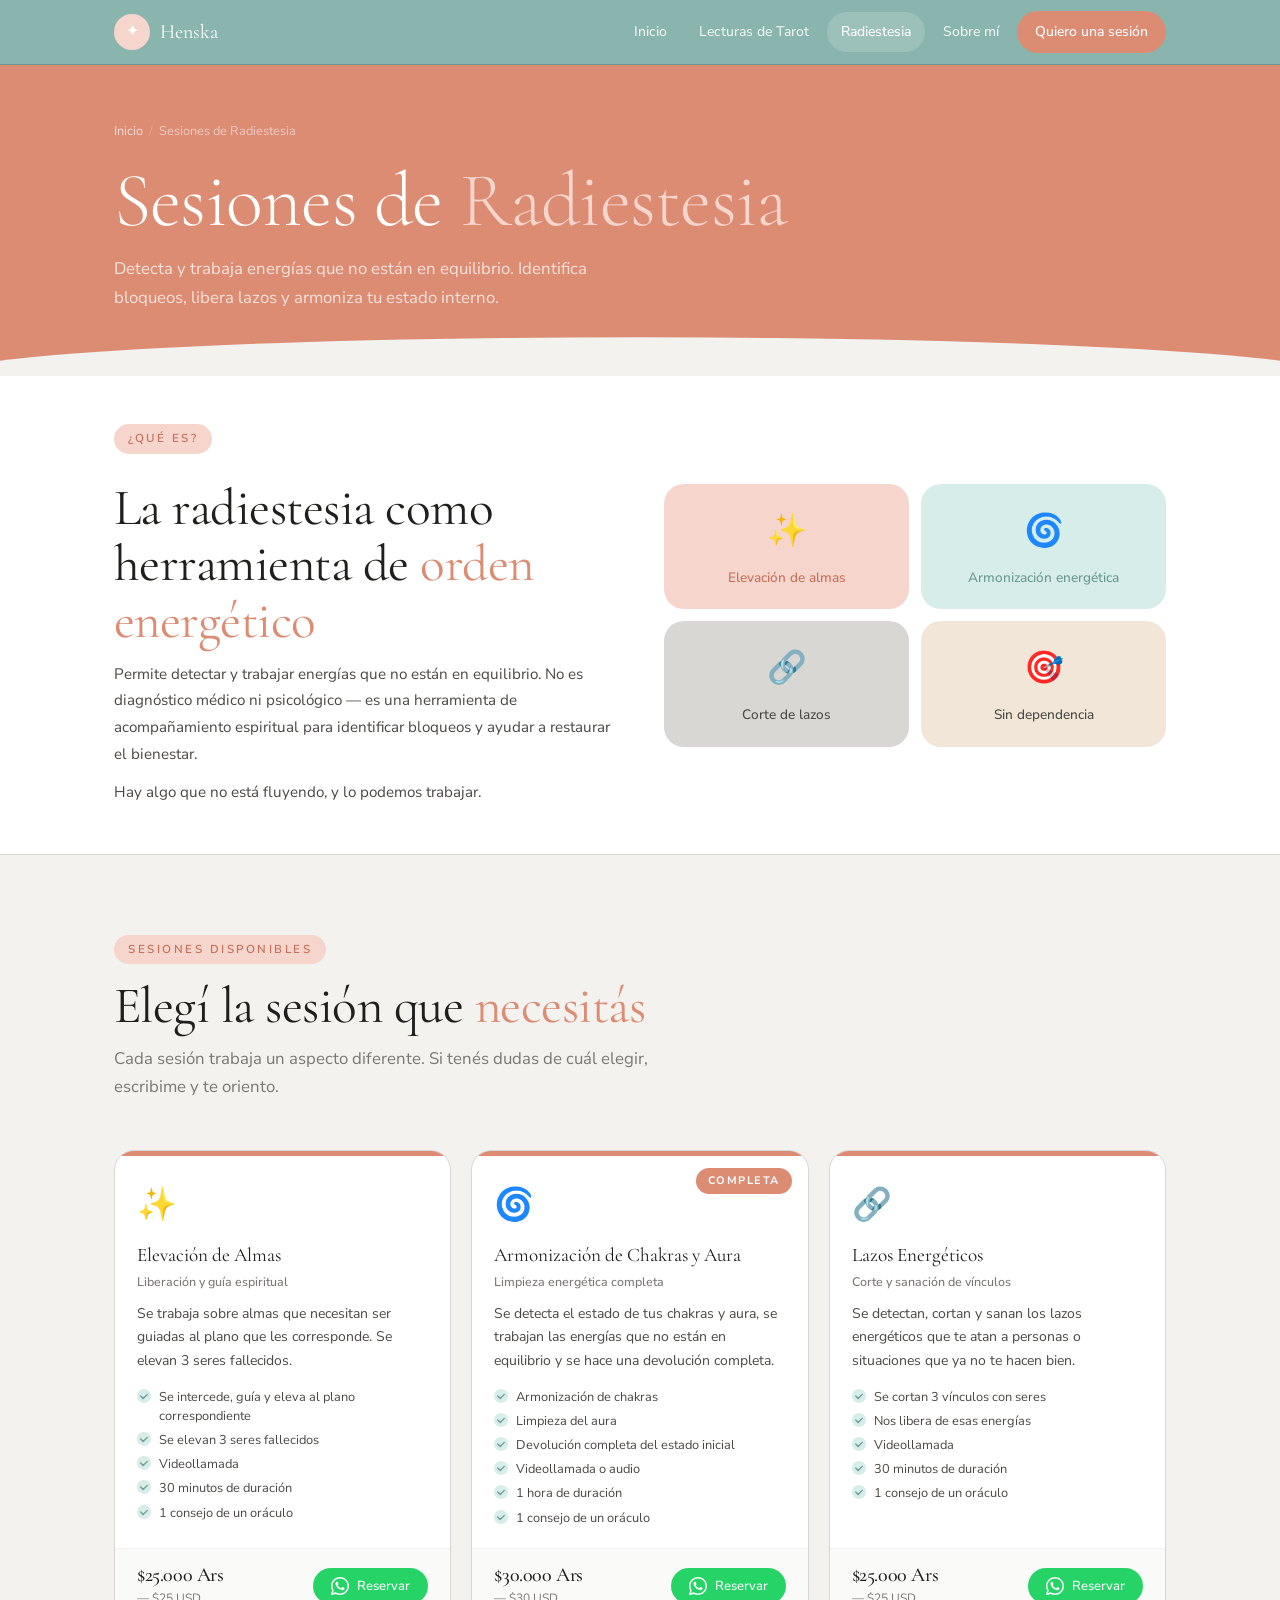
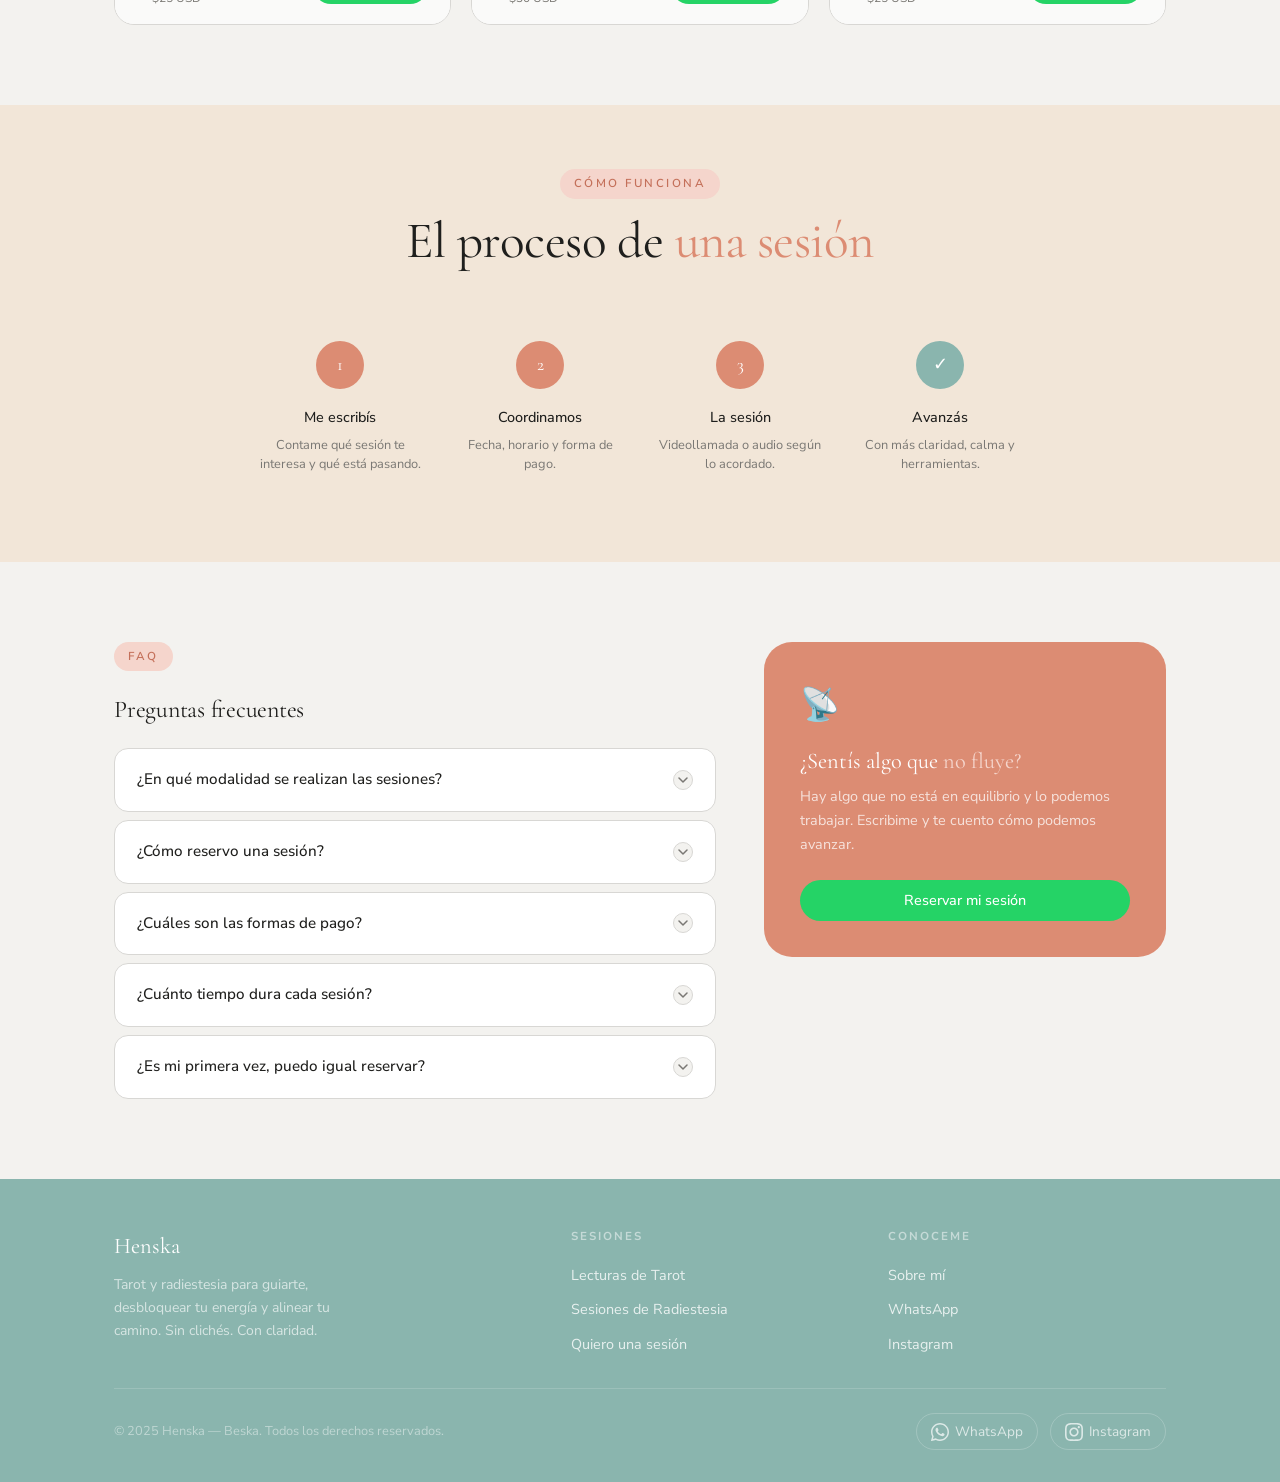
<file: radiestesia.html>
<!DOCTYPE html>
<html lang="es">
<head>
  <meta charset="UTF-8">
  <meta name="viewport" content="width=device-width, initial-scale=1.0">
  <title>Sesiones de Radiestesia — Henska | Equilibrio Energético con Beska</title>
  <meta name="description" content="Sesiones de Radiestesia con Beska: elevación de almas, armonización de chakras y aura, corte de lazos energéticos. Para detectar bloqueos y restablecer el equilibrio.">
  <link rel="canonical" href="https://henska.com.ar/radiestesia.html">
  <meta property="og:type" content="website">
  <meta property="og:url" content="https://henska.com.ar/radiestesia.html">
  <meta property="og:title" content="Sesiones de Radiestesia con Beska — Henska">
  <meta property="og:description" content="Elevación de almas, armonización de chakras y corte de lazos energéticos. Por videollamada.">
  <meta property="og:locale" content="es_AR">
  <script type="application/ld+json">
  {"@context":"https://schema.org","@type":"Service","name":"Sesiones de Radiestesia","provider":{"@type":"Person","name":"Beska","url":"https://henska.com.ar"},"serviceType":"Radiestesia","areaServed":{"@type":"Country","name":"Argentina"},"offers":[{"@type":"Offer","name":"Elevación de Almas","price":"25000","priceCurrency":"ARS"},{"@type":"Offer","name":"Armonización de Chakras y Aura","price":"30000","priceCurrency":"ARS"},{"@type":"Offer","name":"Lazos Energéticos","price":"25000","priceCurrency":"ARS"}]}
  </script>
  <link rel="preconnect" href="https://fonts.googleapis.com">
  <link rel="preconnect" href="https://fonts.gstatic.com" crossorigin>
  <link rel="stylesheet" href="css/styles.css">
</head>
<body>

<a href="#main-content" class="skip-link">Saltar al contenido principal</a>
<div id="nav-root"></div>

<main id="main-content">

<!-- PAGE HERO -->
<section class="page-hero" style="background:var(--terra);">
  <div class="container page-hero-inner">
    <div class="breadcrumb">
      <a href="index.html">Inicio</a>
      <span class="breadcrumb-sep">/</span>
      <span>Sesiones de Radiestesia</span>
    </div>
    <h1>Sesiones de <span style="color:var(--terra-faint);">Radiestesia</span></h1>
    <p>Detecta y trabaja energías que no están en equilibrio. Identifica bloqueos, libera lazos y armoniza tu estado interno.</p>
  </div>
</section>

<!-- QUE ES -->
<section style="background:#fff; padding:48px 0; border-bottom:1px solid var(--n100);">
  <div class="container">
    <div style="display:grid; grid-template-columns:1fr 1fr; gap:48px; align-items:center;">
      <div class="reveal">
        <div class="section-tag" style="color:var(--terra-dark); background:var(--terra-faint);">¿Qué es?</div>
        <h2 style="margin:12px 0;">La radiestesia como herramienta de <span class="accent-terra">orden energético</span></h2>
        <p style="font-size:0.95rem; line-height:1.75; color:var(--n700);">
          Permite detectar y trabajar energías que no están en equilibrio. No es diagnóstico médico ni psicológico — es una herramienta de acompañamiento espiritual para identificar bloqueos y ayudar a restaurar el bienestar.
        </p>
        <p style="font-size:0.95rem; line-height:1.75; color:var(--n700); margin-top:12px;">
          Hay algo que no está fluyendo, y lo podemos trabajar.
        </p>
      </div>
      <div class="reveal" style="display:grid; grid-template-columns:1fr 1fr; gap:12px;">
        <div style="background:var(--terra-faint); border-radius:var(--radius-lg); padding:20px; text-align:center;">
          <div style="font-size:2rem; margin-bottom:8px;">✨</div>
          <div style="font-size:0.85rem; font-weight:500; color:var(--terra-dark);">Elevación de almas</div>
        </div>
        <div style="background:var(--green-faint); border-radius:var(--radius-lg); padding:20px; text-align:center;">
          <div style="font-size:2rem; margin-bottom:8px;">🌀</div>
          <div style="font-size:0.85rem; font-weight:500; color:var(--green-dark);">Armonización energética</div>
        </div>
        <div style="background:var(--n100); border-radius:var(--radius-lg); padding:20px; text-align:center;">
          <div style="font-size:2rem; margin-bottom:8px;">🔗</div>
          <div style="font-size:0.85rem; font-weight:500; color:var(--n700);">Corte de lazos</div>
        </div>
        <div style="background:var(--cream); border-radius:var(--radius-lg); padding:20px; text-align:center;">
          <div style="font-size:2rem; margin-bottom:8px;">🎯</div>
          <div style="font-size:0.85rem; font-weight:500; color:var(--n700);">Sin dependencia</div>
        </div>
      </div>
    </div>
  </div>
</section>

<!-- SESIONES -->
<section class="section">
  <div class="container">
    <div class="section-header reveal">
      <div class="section-tag" style="color:var(--terra-dark); background:var(--terra-faint);">Sesiones disponibles</div>
      <h2>Elegí la sesión que <span class="accent-terra">necesitás</span></h2>
      <p>Cada sesión trabaja un aspecto diferente. Si tenés dudas de cuál elegir, escribime y te oriento.</p>
    </div>
    <div class="cards-grid" id="radiestesia-root"></div>
  </div>
</section>

<!-- PROCESO -->
<section style="background:var(--cream); padding:64px 0;">
  <div class="container">
    <div class="section-header centered reveal">
      <div class="section-tag" style="color:var(--terra-dark); background:var(--terra-faint);">Cómo funciona</div>
      <h2>El proceso de <span class="accent-terra">una sesión</span></h2>
    </div>
    <div style="display:grid; grid-template-columns:repeat(auto-fit, minmax(180px, 1fr)); gap:0; position:relative; max-width:800px; margin:0 auto;">
      <div class="reveal" style="text-align:center; padding:24px 16px; position:relative;">
        <div style="width:48px; height:48px; border-radius:50%; background:var(--terra); color:#fff; display:flex; align-items:center; justify-content:center; font-family:var(--font-display); font-size:1.1rem; margin:0 auto 16px; font-weight:400;">1</div>
        <div style="font-weight:500; margin-bottom:6px; font-size:0.9rem;">Me escribís</div>
        <p style="font-size:0.8rem; color:var(--n500); line-height:1.5;">Contame qué sesión te interesa y qué está pasando.</p>
      </div>
      <div class="reveal" style="text-align:center; padding:24px 16px;">
        <div style="width:48px; height:48px; border-radius:50%; background:var(--terra); color:#fff; display:flex; align-items:center; justify-content:center; font-family:var(--font-display); font-size:1.1rem; margin:0 auto 16px; font-weight:400;">2</div>
        <div style="font-weight:500; margin-bottom:6px; font-size:0.9rem;">Coordinamos</div>
        <p style="font-size:0.8rem; color:var(--n500); line-height:1.5;">Fecha, horario y forma de pago.</p>
      </div>
      <div class="reveal" style="text-align:center; padding:24px 16px;">
        <div style="width:48px; height:48px; border-radius:50%; background:var(--terra); color:#fff; display:flex; align-items:center; justify-content:center; font-family:var(--font-display); font-size:1.1rem; margin:0 auto 16px; font-weight:400;">3</div>
        <div style="font-weight:500; margin-bottom:6px; font-size:0.9rem;">La sesión</div>
        <p style="font-size:0.8rem; color:var(--n500); line-height:1.5;">Videollamada o audio según lo acordado.</p>
      </div>
      <div class="reveal" style="text-align:center; padding:24px 16px;">
        <div style="width:48px; height:48px; border-radius:50%; background:var(--green); color:#fff; display:flex; align-items:center; justify-content:center; font-family:var(--font-display); font-size:1.1rem; margin:0 auto 16px; font-weight:400;">✓</div>
        <div style="font-weight:500; margin-bottom:6px; font-size:0.9rem;">Avanzás</div>
        <p style="font-size:0.8rem; color:var(--n500); line-height:1.5;">Con más claridad, calma y herramientas.</p>
      </div>
    </div>
  </div>
</section>

<!-- FAQ + CTA -->
<section class="section">
  <div class="container">
    <div style="display:grid; grid-template-columns:1.5fr 1fr; gap:48px; align-items:start;">
      <div>
        <div class="section-tag" style="color:var(--terra-dark); background:var(--terra-faint);">FAQ</div>
        <h3 style="font-family:var(--font-display); font-size:1.5rem; margin:12px 0 24px; font-weight:400;">Preguntas frecuentes</h3>
        <div class="faq-list" id="faq-root"></div>
      </div>
      <div class="reveal" style="background:var(--terra); border-radius:var(--radius-xl); padding:36px; color:#fff; position:sticky; top:80px;">
        <div style="font-size:2rem; margin-bottom:16px;">📡</div>
        <div style="font-family:var(--font-display); font-size:1.4rem; margin-bottom:10px; line-height:1.2; font-weight:400;">¿Sentís algo que <span style="color:var(--terra-faint);">no fluye?</span></div>
        <p style="font-size:0.9rem; color:rgba(255,255,255,0.75); margin-bottom:24px; line-height:1.65;">
          Hay algo que no está en equilibrio y lo podemos trabajar. Escribime y te cuento cómo podemos avanzar.
        </p>
        <a href="#" id="radio-wa-cta" class="btn btn-wa" style="width:100%; justify-content:center; background:#25D366;">
          Reservar mi sesión
        </a>
      </div>
    </div>
  </div>
</section>

</main>

<div class="sticky-cta" aria-hidden="true">
  <a href="sesion.html" tabindex="-1">Quiero una sesión</a>
</div>

<div id="footer-root"></div>

<script src="data/sessions.js"></script>
<script src="js/main.js"></script>
<script>
  const data = getSessionsData();

  document.getElementById('nav-root').innerHTML = renderNav();
  document.getElementById('footer-root').innerHTML = renderFooter(data);

  document.getElementById('radiestesia-root').innerHTML =
    data.radiestesia.filter(s => s.active).map(s => renderCard(s, data, 'terra')).join('');

  document.getElementById('faq-root').innerHTML = renderFaq(data.faq);

  const nav = document.querySelector('.nav');
  window.addEventListener('scroll', () => { nav.classList.toggle('scrolled', window.scrollY > 10); }, { passive: true });
  document.getElementById('radio-wa-cta').href = buildWALinkGeneral(
    data, 'Hola Bes! Me interesa una sesión de Radiestesia, ¿podés contarme más?'
  );
</script>
</body>
</html>
</file>
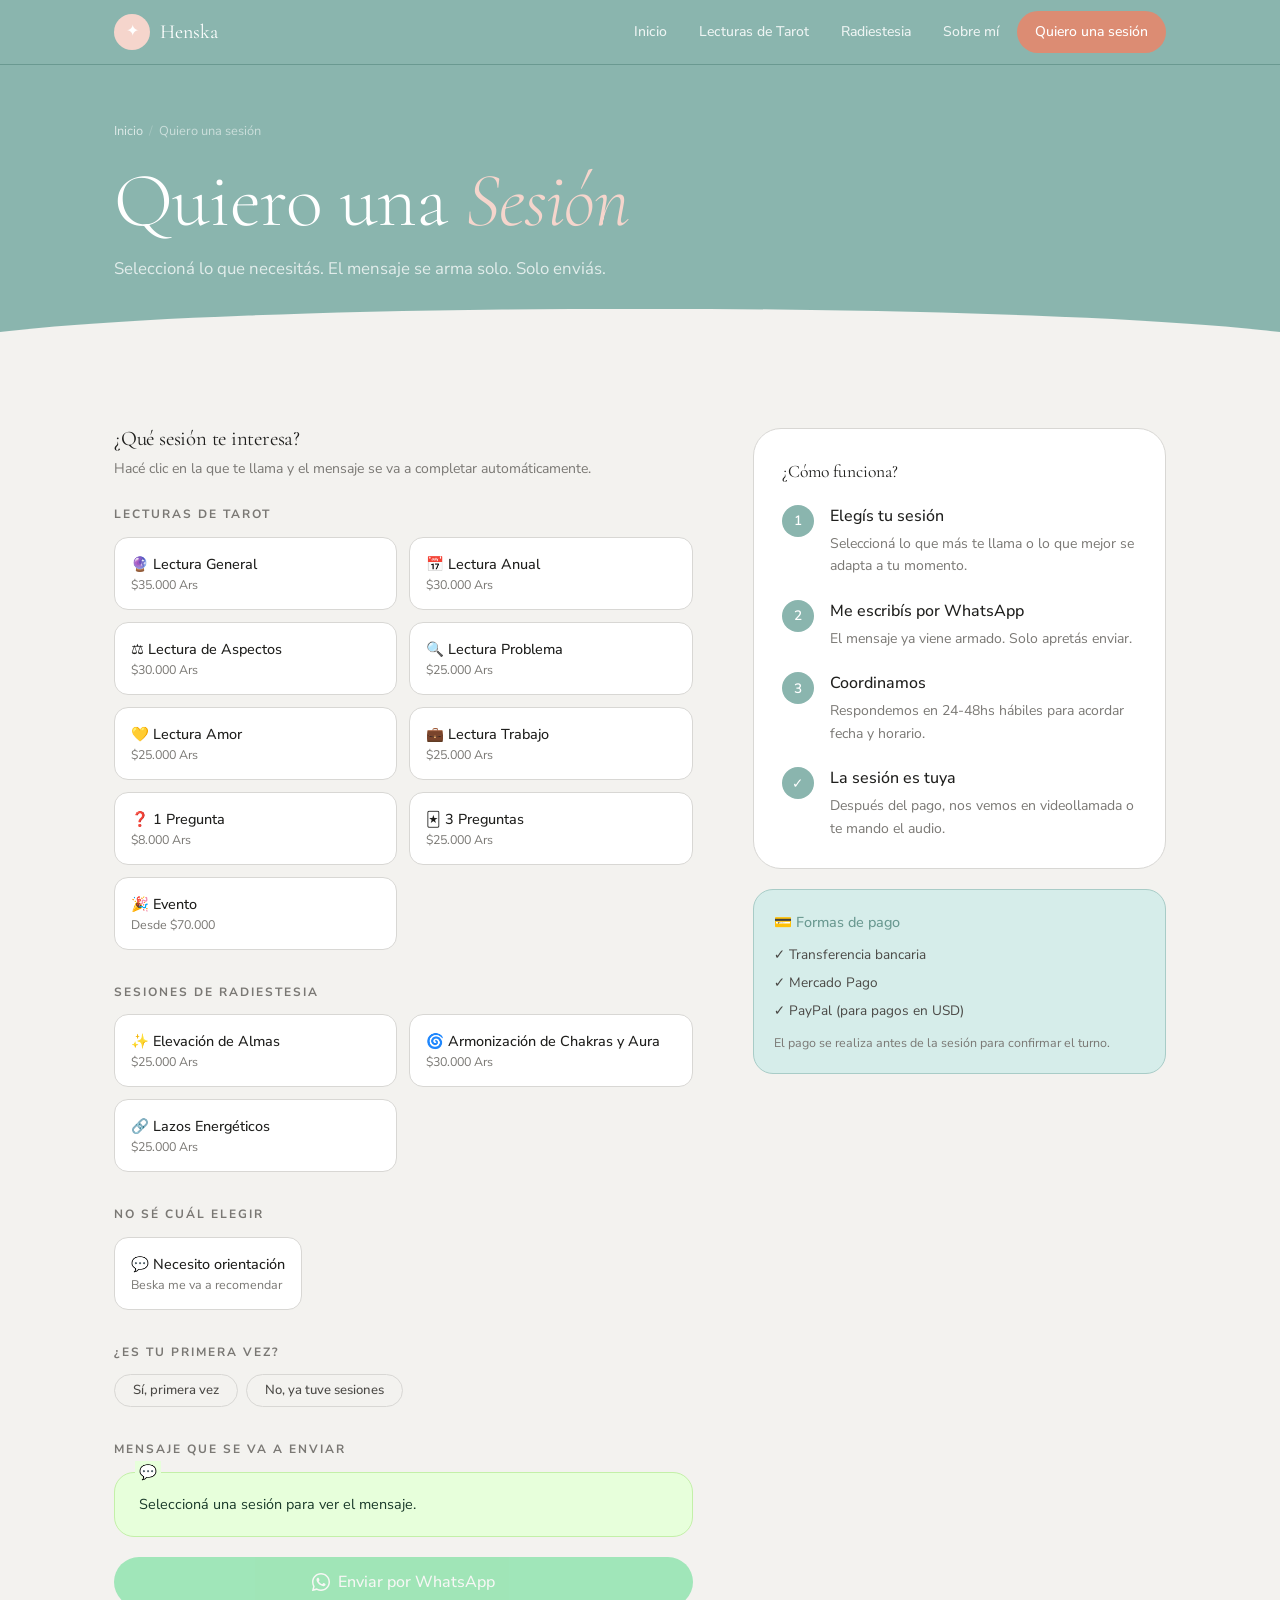
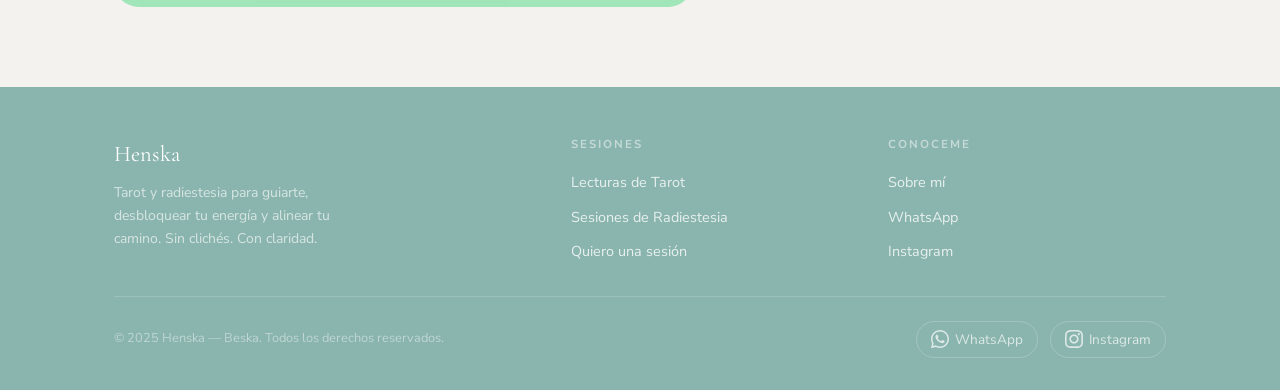
<file: sesion.html>
<!DOCTYPE html>
<html lang="es">
<head>
  <meta charset="UTF-8">
  <meta name="viewport" content="width=device-width, initial-scale=1.0">
  <title>Quiero una sesión — Henska | Reservar con Beska por WhatsApp</title>
  <meta name="description" content="Elegí tu sesión de Tarot o Radiestesia con Beska y reservá directo por WhatsApp. El mensaje ya viene armado. Solo enviás y coordinamos.">
  <link rel="canonical" href="https://henska.com.ar/sesion.html">
  <meta property="og:type" content="website">
  <meta property="og:url" content="https://henska.com.ar/sesion.html">
  <meta property="og:title" content="Reservar sesión con Beska — Henska">
  <meta property="og:description" content="Elegí tu sesión y escribime directamente por WhatsApp. Coordinamos fecha y horario en 24-48hs.">
  <meta property="og:locale" content="es_AR">
  <link rel="preconnect" href="https://fonts.googleapis.com">
  <link rel="preconnect" href="https://fonts.gstatic.com" crossorigin>
  <link rel="stylesheet" href="css/styles.css">
  <style>
    .session-selector {
      display: grid;
      grid-template-columns: repeat(auto-fill, minmax(240px, 1fr));
      gap: 12px;
      margin-bottom: 32px;
    }

    .session-option {
      background: #fff;
      border: 1.5px solid var(--n100);
      border-radius: var(--radius-md);
      padding: 16px;
      cursor: pointer;
      transition: all var(--transition);
      text-align: left;
      font-family: var(--font-body);
    }

    .session-option:hover {
      border-color: var(--green-light);
      background: var(--green-faint);
    }

    .session-option.selected {
      border-color: var(--green);
      background: var(--green-faint);
    }

    .session-option-name {
      font-weight: 500;
      font-size: 0.9rem;
      color: var(--n900);
      margin-bottom: 2px;
    }

    .session-option-price {
      font-size: 0.78rem;
      color: var(--n500);
    }

    .wa-preview {
      background: #E7FFDB;
      border-radius: var(--radius-lg);
      padding: 20px 24px;
      font-size: 0.9rem;
      color: #1a3a2a;
      line-height: 1.6;
      border: 1px solid #c3f0a8;
      position: relative;
    }

    .wa-preview::before {
      content: '💬';
      position: absolute;
      top: -12px;
      left: 20px;
      background: #E7FFDB;
      padding: 0 4px;
    }

    .steps-list {
      display: flex;
      flex-direction: column;
      gap: 20px;
    }

    .step-item {
      display: flex;
      gap: 16px;
      align-items: flex-start;
    }

    .step-num {
      width: 32px;
      height: 32px;
      min-width: 32px;
      border-radius: 50%;
      background: var(--green);
      color: #fff;
      display: flex;
      align-items: center;
      justify-content: center;
      font-size: 0.85rem;
      font-weight: 600;
      margin-top: 2px;
    }

    .step-title {
      font-weight: 500;
      color: var(--n900);
      margin-bottom: 3px;
    }

    .step-desc {
      font-size: 0.875rem;
      color: var(--n500);
      line-height: 1.6;
    }
  </style>
</head>
<body>

<a href="#main-content" class="skip-link">Saltar al contenido principal</a>
<div id="nav-root"></div>

<main id="main-content">

<!-- PAGE HERO -->
<section class="page-hero">
  <div class="container page-hero-inner">
    <div class="breadcrumb">
      <a href="index.html">Inicio</a>
      <span class="breadcrumb-sep">/</span>
      <span>Quiero una sesión</span>
    </div>
    <h1>Quiero una <em style="font-style:italic; color:var(--terra-faint); font-weight:300;">Sesión</em></h1>
    <p>Seleccioná lo que necesitás. El mensaje se arma solo. Solo enviás.</p>
  </div>
</section>

<!-- CONTENT -->
<section class="section">
  <div class="container">
    <div style="display:grid; grid-template-columns:1.4fr 1fr; gap:60px; align-items:start;">

      <!-- SELECTOR -->
      <div>
        <h3 style="font-family:var(--font-display); font-size:1.3rem; margin-bottom:6px; font-weight:400;">¿Qué sesión te interesa?</h3>
        <p style="font-size:0.875rem; color:var(--n500); margin-bottom:24px;">Hacé clic en la que te llama y el mensaje se va a completar automáticamente.</p>

        <div style="font-size:0.75rem; font-weight:700; letter-spacing:2px; text-transform:uppercase; color:var(--n500); margin-bottom:12px;">Lecturas de Tarot</div>
        <div class="session-selector" id="tarot-options"></div>

        <div style="font-size:0.75rem; font-weight:700; letter-spacing:2px; text-transform:uppercase; color:var(--n500); margin-bottom:12px; margin-top:8px;">Sesiones de Radiestesia</div>
        <div class="session-selector" id="radio-options"></div>

        <div style="font-size:0.75rem; font-weight:700; letter-spacing:2px; text-transform:uppercase; color:var(--n500); margin-bottom:12px; margin-top:8px;">No sé cuál elegir</div>
        <button class="session-option" data-session="no sé cuál sesión elegir" onclick="selectSession(this, 'no sé cuál sesión elegir')">
          <div class="session-option-name">💬 Necesito orientación</div>
          <div class="session-option-price">Beska me va a recomendar</div>
        </button>

        <div style="margin-top:32px;">
          <div style="font-size:0.75rem; font-weight:700; letter-spacing:2px; text-transform:uppercase; color:var(--n500); margin-bottom:12px;">¿Es tu primera vez?</div>
          <div style="display:flex; gap:8px;">
            <button class="btn btn-outline btn-sm" id="primera-si" onclick="setPrimera(true)">Sí, primera vez</button>
            <button class="btn btn-outline btn-sm" id="primera-no" onclick="setPrimera(false)">No, ya tuve sesiones</button>
          </div>
        </div>

        <div style="margin-top:32px;">
          <div style="font-size:0.75rem; font-weight:700; letter-spacing:2px; text-transform:uppercase; color:var(--n500); margin-bottom:12px;">Mensaje que se va a enviar</div>
          <div class="wa-preview" id="wa-preview">Seleccioná una sesión para ver el mensaje.</div>
        </div>

        <a href="#" id="wa-send-btn" class="btn btn-wa btn-lg" style="margin-top:20px; width:100%; justify-content:center; pointer-events:none; opacity:0.4;" target="_blank" rel="noopener">
          <svg class="wa-icon" viewBox="0 0 24 24" xmlns="http://www.w3.org/2000/svg"><path d="M17.472 14.382c-.297-.149-1.758-.867-2.03-.967-.273-.099-.471-.148-.67.15-.197.297-.767.966-.94 1.164-.173.199-.347.223-.644.075-.297-.15-1.255-.463-2.39-1.475-.883-.788-1.48-1.761-1.653-2.059-.173-.297-.018-.458.13-.606.134-.133.298-.347.446-.52.149-.174.198-.298.298-.497.099-.198.05-.371-.025-.52-.075-.149-.669-1.612-.916-2.207-.242-.579-.487-.5-.669-.51-.173-.008-.371-.01-.57-.01-.198 0-.52.074-.792.372-.272.297-1.04 1.016-1.04 2.479 0 1.462 1.065 2.875 1.213 3.074.149.198 2.096 3.2 5.077 4.487.709.306 1.262.489 1.694.625.712.227 1.36.195 1.871.118.571-.085 1.758-.719 2.006-1.413.248-.694.248-1.289.173-1.413-.074-.124-.272-.198-.57-.347z"/><path d="M12 0C5.373 0 0 5.373 0 12c0 2.124.558 4.121 1.535 5.858L.057 23.447a.5.5 0 0 0 .638.608l5.757-1.51A11.953 11.953 0 0 0 12 24c6.627 0 12-5.373 12-12S18.627 0 12 0zm0 22c-1.895 0-3.668-.525-5.176-1.434l-.371-.22-3.818 1.001.997-3.723-.242-.384A9.958 9.958 0 0 1 2 12C2 6.477 6.477 2 12 2s10 4.477 10 10-4.477 10-10 10z"/></svg>
          Enviar por WhatsApp
        </a>
      </div>

      <!-- SIDEBAR INFO -->
      <div>
        <div style="background:#fff; border:1px solid var(--n100); border-radius:var(--radius-xl); padding:28px; margin-bottom:20px;" class="reveal">
          <div style="font-family:var(--font-display); font-size:1.1rem; margin-bottom:16px; font-weight:400;">¿Cómo funciona?</div>
          <div class="steps-list">
            <div class="step-item">
              <div class="step-num">1</div>
              <div>
                <div class="step-title">Elegís tu sesión</div>
                <div class="step-desc">Seleccioná lo que más te llama o lo que mejor se adapta a tu momento.</div>
              </div>
            </div>
            <div class="step-item">
              <div class="step-num">2</div>
              <div>
                <div class="step-title">Me escribís por WhatsApp</div>
                <div class="step-desc">El mensaje ya viene armado. Solo apretás enviar.</div>
              </div>
            </div>
            <div class="step-item">
              <div class="step-num">3</div>
              <div>
                <div class="step-title">Coordinamos</div>
                <div class="step-desc">Respondemos en 24-48hs hábiles para acordar fecha y horario.</div>
              </div>
            </div>
            <div class="step-item">
              <div class="step-num" style="background:var(--green);">✓</div>
              <div>
                <div class="step-title">La sesión es tuya</div>
                <div class="step-desc">Después del pago, nos vemos en videollamada o te mando el audio.</div>
              </div>
            </div>
          </div>
        </div>

        <div style="background:var(--green-faint); border:1px solid var(--green-light); border-radius:var(--radius-lg); padding:20px;" class="reveal">
          <div style="font-weight:500; font-size:0.9rem; color:var(--green-dark); margin-bottom:8px;">💳 Formas de pago</div>
          <ul style="font-size:0.85rem; color:var(--n700); display:flex; flex-direction:column; gap:5px; list-style:none;">
            <li>✓ Transferencia bancaria</li>
            <li>✓ Mercado Pago</li>
            <li>✓ PayPal (para pagos en USD)</li>
          </ul>
          <p style="font-size:0.78rem; color:var(--n500); margin-top:10px;">El pago se realiza antes de la sesión para confirmar el turno.</p>
        </div>
      </div>

    </div>
  </div>
</section>

</main>

<div id="footer-root"></div>

<script src="data/sessions.js"></script>
<script src="js/main.js"></script>
<script>
  let selectedSession = null;
  let esPrimera = null;
  let appData = null;

  function buildOptions(sessions, container) {
    const all = [
      ...sessions.tarot.completas,
      ...sessions.tarot.rapidas,
      ...sessions.tarot.sueltas
    ];
    const tarotContainer = document.getElementById('tarot-options');
    const radioContainer = document.getElementById('radio-options');

    [...sessions.tarot.completas, ...sessions.tarot.rapidas, ...sessions.tarot.sueltas]
      .filter(s => s.active)
      .forEach(s => {
        const btn = document.createElement('button');
        btn.className = 'session-option';
        btn.dataset.session = s.title;
        const priceStr = typeof s.priceArs === 'number'
          ? `$${s.priceArs.toLocaleString('es-AR')} Ars`
          : s.priceArs;
        btn.innerHTML = `<div class="session-option-name">${s.icon} ${s.title}</div><div class="session-option-price">${priceStr}</div>`;
        btn.onclick = function() { selectSession(this, s.title); };
        tarotContainer.appendChild(btn);
      });

    sessions.radiestesia.filter(s => s.active).forEach(s => {
      const btn = document.createElement('button');
      btn.className = 'session-option';
      btn.dataset.session = s.title;
      const priceStr = typeof s.priceArs === 'number'
        ? `$${s.priceArs.toLocaleString('es-AR')} Ars`
        : s.priceArs;
      btn.innerHTML = `<div class="session-option-name">${s.icon} ${s.title}</div><div class="session-option-price">${priceStr}</div>`;
      btn.onclick = function() { selectSession(this, s.title); };
      radioContainer.appendChild(btn);
    });
  }

  function selectSession(el, name) {
    document.querySelectorAll('.session-option').forEach(b => b.classList.remove('selected'));
    el.classList.add('selected');
    selectedSession = name;
    updatePreview();
  }

  function setPrimera(value) {
    esPrimera = value;
    document.getElementById('primera-si').style.background = value ? 'var(--green-faint)' : '';
    document.getElementById('primera-si').style.borderColor = value ? 'var(--green)' : '';
    document.getElementById('primera-no').style.background = !value ? 'var(--green-faint)' : '';
    document.getElementById('primera-no').style.borderColor = !value ? 'var(--green)' : '';
    updatePreview();
  }

  function updatePreview() {
    if (!selectedSession) return;
    const primera = esPrimera === true ? ' Es mi primera vez con el tarot.' : esPrimera === false ? ' Ya tuve sesiones antes.' : '';
    const msg = `Hola Bes! Me interesa ${selectedSession}.${primera} ¿Podés contarme más?`;
    document.getElementById('wa-preview').textContent = msg;
    const link = `https://wa.me/${appData.whatsapp}?text=${encodeURIComponent(msg)}`;
    const btn = document.getElementById('wa-send-btn');
    btn.href = link;
    btn.style.opacity = '1';
    btn.style.pointerEvents = 'auto';
  }

  const nav = document.querySelector('.nav');
  window.addEventListener('scroll', () => { nav.classList.toggle('scrolled', window.scrollY > 10); }, { passive: true });
  document.addEventListener('DOMContentLoaded', () => {
    appData = getSessionsData();
    document.getElementById('nav-root').innerHTML = renderNav();
    document.getElementById('footer-root').innerHTML = renderFooter(appData);
    buildOptions(appData);
  });
</script>
</body>
</html>
</file>
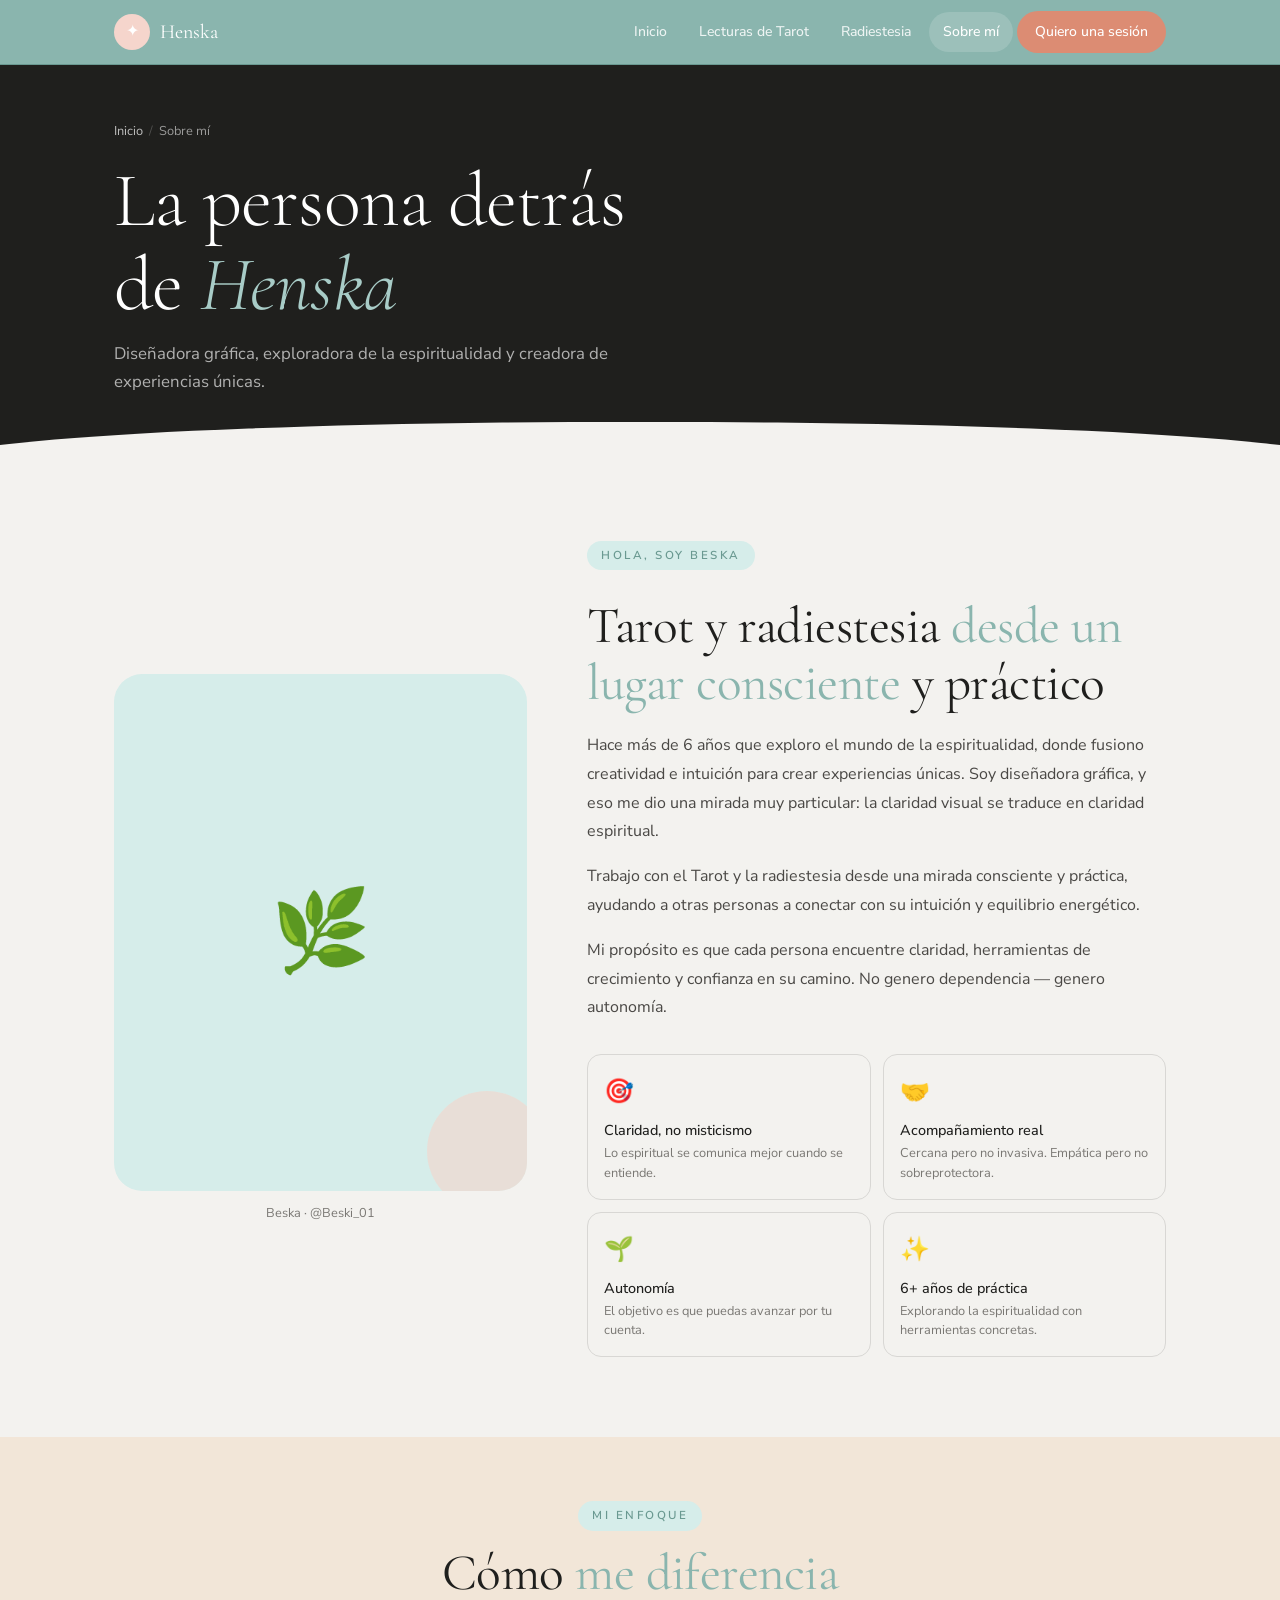
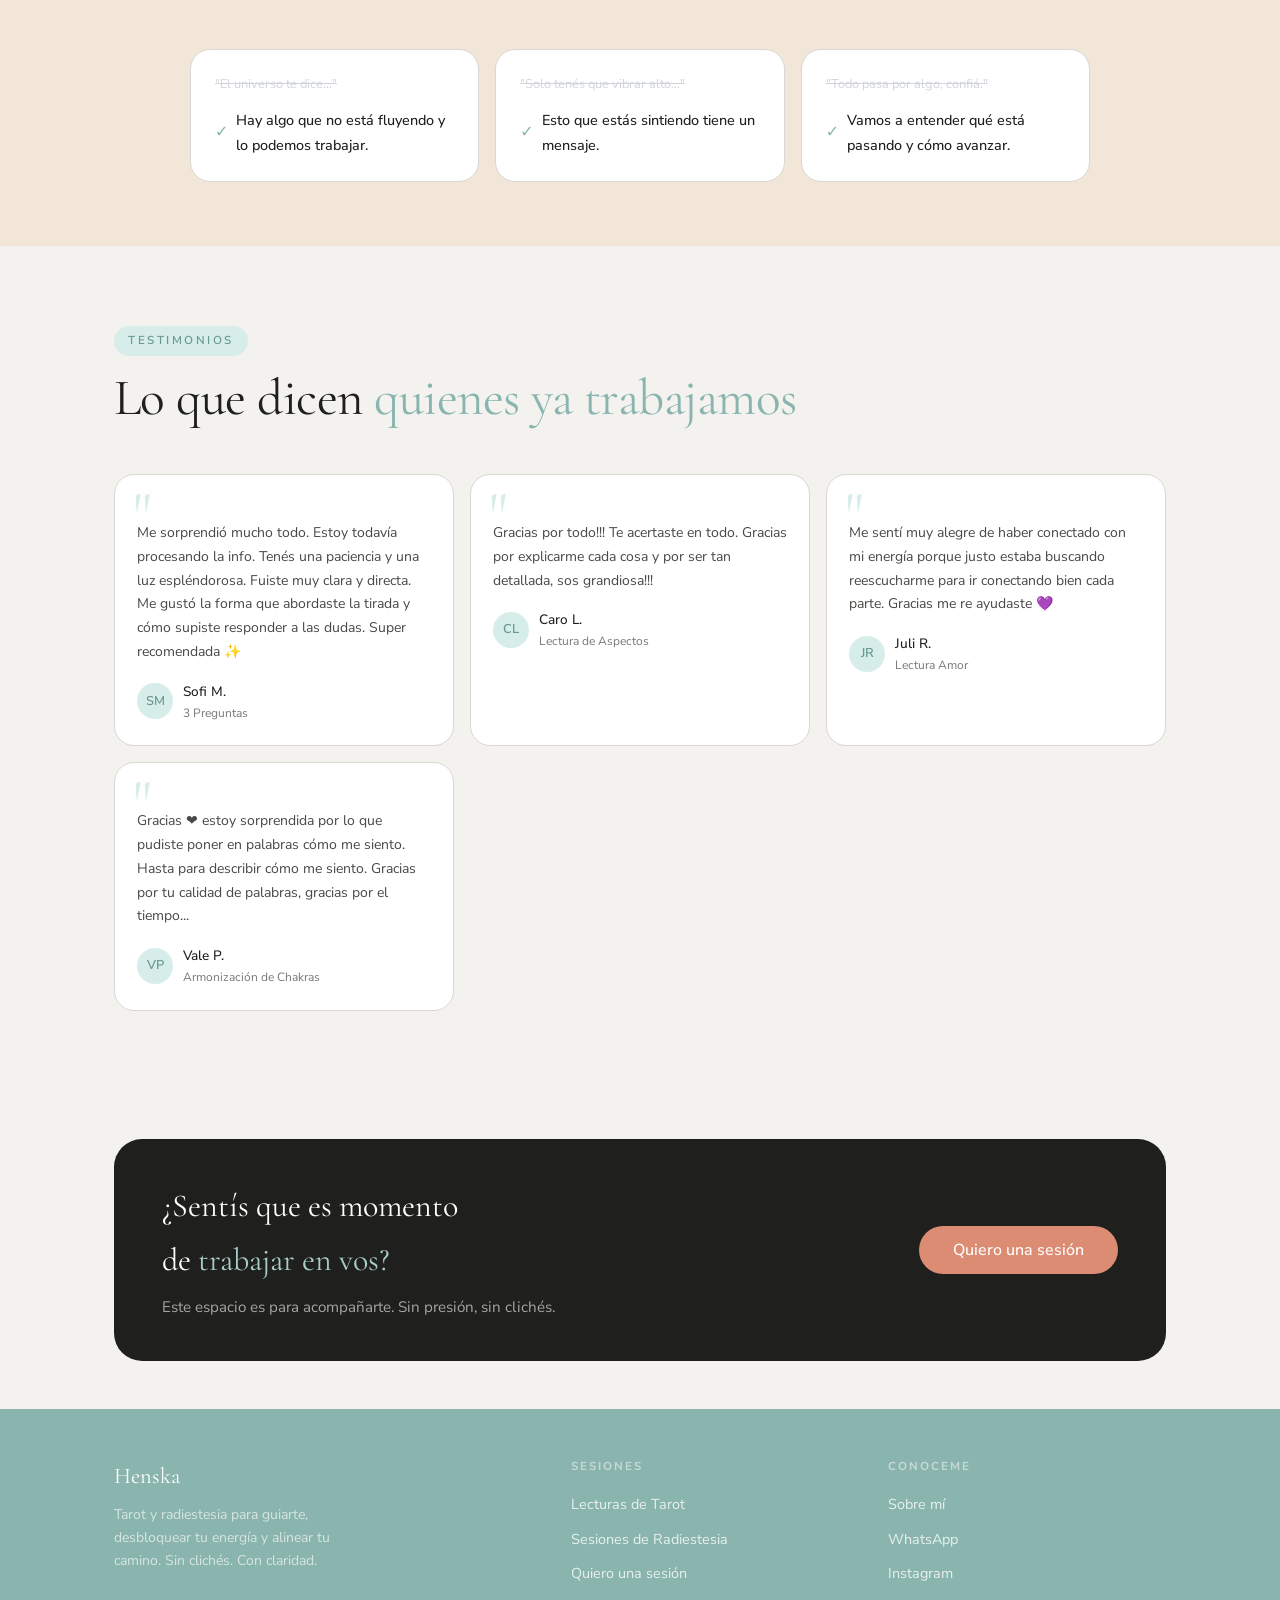
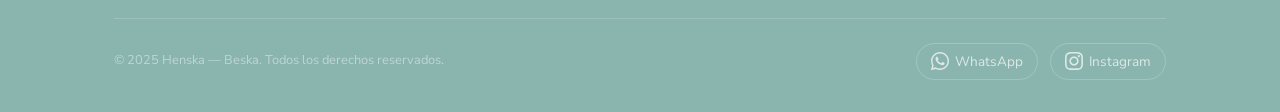
<file: sobre-mi.html>
<!DOCTYPE html>
<html lang="es">
<head>
  <meta charset="UTF-8">
  <meta name="viewport" content="width=device-width, initial-scale=1.0">
  <title>Sobre mí — Beska, la persona detrás de Henska</title>
  <meta name="description" content="Conocé a Beska: diseñadora gráfica, más de 6 años explorando el mundo espiritual. Trabaja con Tarot y Radiestesia desde una mirada consciente y práctica, ayudando a las personas a encontrar claridad y autonomía.">
  <link rel="canonical" href="https://henska.com.ar/sobre-mi.html">
  <meta property="og:type" content="profile">
  <meta property="og:url" content="https://henska.com.ar/sobre-mi.html">
  <meta property="og:title" content="Beska — La persona detrás de Henska">
  <meta property="og:description" content="Diseñadora gráfica y practicante espiritual con más de 6 años de experiencia en Tarot y Radiestesia.">
  <meta property="og:locale" content="es_AR">
  <script type="application/ld+json">
  {"@context":"https://schema.org","@type":"Person","name":"Beska","jobTitle":"Practicante de Tarot y Radiestesia","description":"Diseñadora gráfica con más de 6 años explorando el mundo espiritual. Trabaja con Tarot y Radiestesia para ayudar a las personas a encontrar claridad.","url":"https://henska.com.ar","sameAs":["https://instagram.com/Beski_01"]}
  </script>
  <link rel="preconnect" href="https://fonts.googleapis.com">
  <link rel="preconnect" href="https://fonts.gstatic.com" crossorigin>
  <link rel="stylesheet" href="css/styles.css">
</head>
<body>

<a href="#main-content" class="skip-link">Saltar al contenido principal</a>
<div id="nav-root"></div>

<main id="main-content">

<!-- PAGE HERO -->
<section class="page-hero" style="background:var(--n900);">
  <div class="container page-hero-inner">
    <div class="breadcrumb">
      <a href="index.html">Inicio</a>
      <span class="breadcrumb-sep">/</span>
      <span>Sobre mí</span>
    </div>
    <h1 style="color:#fff; font-weight:300;">La persona detrás<br>de <em style="font-style:italic; color:var(--green-light);">Henska</em></h1>
    <p style="color:rgba(255,255,255,0.65);">Diseñadora gráfica, exploradora de la espiritualidad y creadora de experiencias únicas.</p>
  </div>
</section>

<!-- SOBRE MÍ PRINCIPAL -->
<section class="section">
  <div class="container">
    <div class="sobre-grid">
      <div class="reveal">
        <div class="sobre-photo">
          <span style="font-size:5rem; position:relative; z-index:1;">🌿</span>
          <div class="sobre-photo-deco"></div>
        </div>
        <p class="text-muted" style="text-align:center; margin-top:12px; font-size:0.8rem;">Beska · @Beski_01</p>
      </div>
      <div class="reveal">
        <div class="section-tag">Hola, soy Beska</div>
        <h2 style="margin:14px 0 20px;">Tarot y radiestesia <span class="accent">desde un lugar consciente</span> y práctico</h2>
        <p style="font-size:1rem; line-height:1.8; color:var(--n700); margin-bottom:16px;">
          Hace más de 6 años que exploro el mundo de la espiritualidad, donde fusiono creatividad e intuición para crear experiencias únicas. Soy diseñadora gráfica, y eso me dio una mirada muy particular: la claridad visual se traduce en claridad espiritual.
        </p>
        <p style="font-size:1rem; line-height:1.8; color:var(--n700); margin-bottom:16px;">
          Trabajo con el Tarot y la radiestesia desde una mirada consciente y práctica, ayudando a otras personas a conectar con su intuición y equilibrio energético.
        </p>
        <p style="font-size:1rem; line-height:1.8; color:var(--n700);">
          Mi propósito es que cada persona encuentre claridad, herramientas de crecimiento y confianza en su camino. No genero dependencia — genero autonomía.
        </p>

        <div class="sobre-values">
          <div class="sobre-value reveal">
            <div class="sobre-value-icon">🎯</div>
            <div class="sobre-value-title">Claridad, no misticismo</div>
            <div class="sobre-value-desc">Lo espiritual se comunica mejor cuando se entiende.</div>
          </div>
          <div class="sobre-value reveal">
            <div class="sobre-value-icon">🤝</div>
            <div class="sobre-value-title">Acompañamiento real</div>
            <div class="sobre-value-desc">Cercana pero no invasiva. Empática pero no sobreprotectora.</div>
          </div>
          <div class="sobre-value reveal">
            <div class="sobre-value-icon">🌱</div>
            <div class="sobre-value-title">Autonomía</div>
            <div class="sobre-value-desc">El objetivo es que puedas avanzar por tu cuenta.</div>
          </div>
          <div class="sobre-value reveal">
            <div class="sobre-value-icon">✨</div>
            <div class="sobre-value-title">6+ años de práctica</div>
            <div class="sobre-value-desc">Explorando la espiritualidad con herramientas concretas.</div>
          </div>
        </div>
      </div>
    </div>
  </div>
</section>

<!-- MI ENFOQUE -->
<section style="background:var(--cream); padding:64px 0;">
  <div class="container">
    <div class="section-header centered reveal">
      <div class="section-tag">Mi enfoque</div>
      <h2>Cómo <span class="accent">me diferencia</span></h2>
    </div>
    <div style="display:grid; grid-template-columns:repeat(auto-fit, minmax(220px, 1fr)); gap:16px; max-width:900px; margin:0 auto;">
      <div class="reveal" style="background:#fff; border-radius:var(--radius-lg); padding:24px; border:1px solid var(--n100);">
        <div style="display:flex; align-items:center; gap:8px; margin-bottom:12px;">
          <span style="color:#D1D5DB; font-size:0.8rem; text-decoration:line-through;">"El universo te dice..."</span>
        </div>
        <div style="display:flex; align-items:center; gap:8px;">
          <span style="color:var(--green); font-size:1rem;">✓</span>
          <span style="font-size:0.9rem; font-weight:500;">Hay algo que no está fluyendo y lo podemos trabajar.</span>
        </div>
      </div>
      <div class="reveal" style="background:#fff; border-radius:var(--radius-lg); padding:24px; border:1px solid var(--n100);">
        <div style="display:flex; align-items:center; gap:8px; margin-bottom:12px;">
          <span style="color:#D1D5DB; font-size:0.8rem; text-decoration:line-through;">"Solo tenés que vibrar alto..."</span>
        </div>
        <div style="display:flex; align-items:center; gap:8px;">
          <span style="color:var(--green); font-size:1rem;">✓</span>
          <span style="font-size:0.9rem; font-weight:500;">Esto que estás sintiendo tiene un mensaje.</span>
        </div>
      </div>
      <div class="reveal" style="background:#fff; border-radius:var(--radius-lg); padding:24px; border:1px solid var(--n100);">
        <div style="display:flex; align-items:center; gap:8px; margin-bottom:12px;">
          <span style="color:#D1D5DB; font-size:0.8rem; text-decoration:line-through;">"Todo pasa por algo, confiá."</span>
        </div>
        <div style="display:flex; align-items:center; gap:8px;">
          <span style="color:var(--green); font-size:1rem;">✓</span>
          <span style="font-size:0.9rem; font-weight:500;">Vamos a entender qué está pasando y cómo avanzar.</span>
        </div>
      </div>
    </div>
  </div>
</section>

<!-- TESTIMONIOS -->
<section class="section">
  <div class="container">
    <div class="section-header reveal">
      <div class="section-tag">Testimonios</div>
      <h2>Lo que dicen <span class="accent">quienes ya trabajamos</span></h2>
    </div>
    <div class="testimonios-grid" id="testimonios-root"></div>
  </div>
</section>

<!-- CTA FINAL -->
<section class="section-sm">
  <div class="container">
    <div class="promo-banner reveal">
      <div>
        <div class="promo-title">¿Sentís que es momento<br>de <span>trabajar en vos?</span></div>
        <div class="promo-desc">Este espacio es para acompañarte. Sin presión, sin clichés.</div>
      </div>
      <a href="sesion.html" id="sobre-cta" class="btn btn-primary btn-lg">Quiero una sesión</a>
    </div>
  </div>
</section>

</main>

<div class="sticky-cta" aria-hidden="true">
  <a href="sesion.html" tabindex="-1">Quiero una sesión</a>
</div>

<div id="footer-root"></div>

<script src="data/sessions.js"></script>
<script src="js/main.js"></script>
<script>
  const data = getSessionsData();
  document.getElementById('nav-root').innerHTML = renderNav();
  document.getElementById('footer-root').innerHTML = renderFooter(data);
  const nav = document.querySelector('.nav');
  window.addEventListener('scroll', () => { nav.classList.toggle('scrolled', window.scrollY > 10); }, { passive: true });
  document.getElementById('testimonios-root').innerHTML =
    data.testimonios.filter(t => t.active).map(renderTestimonio).join('');
</script>
</body>
</html>
</file>
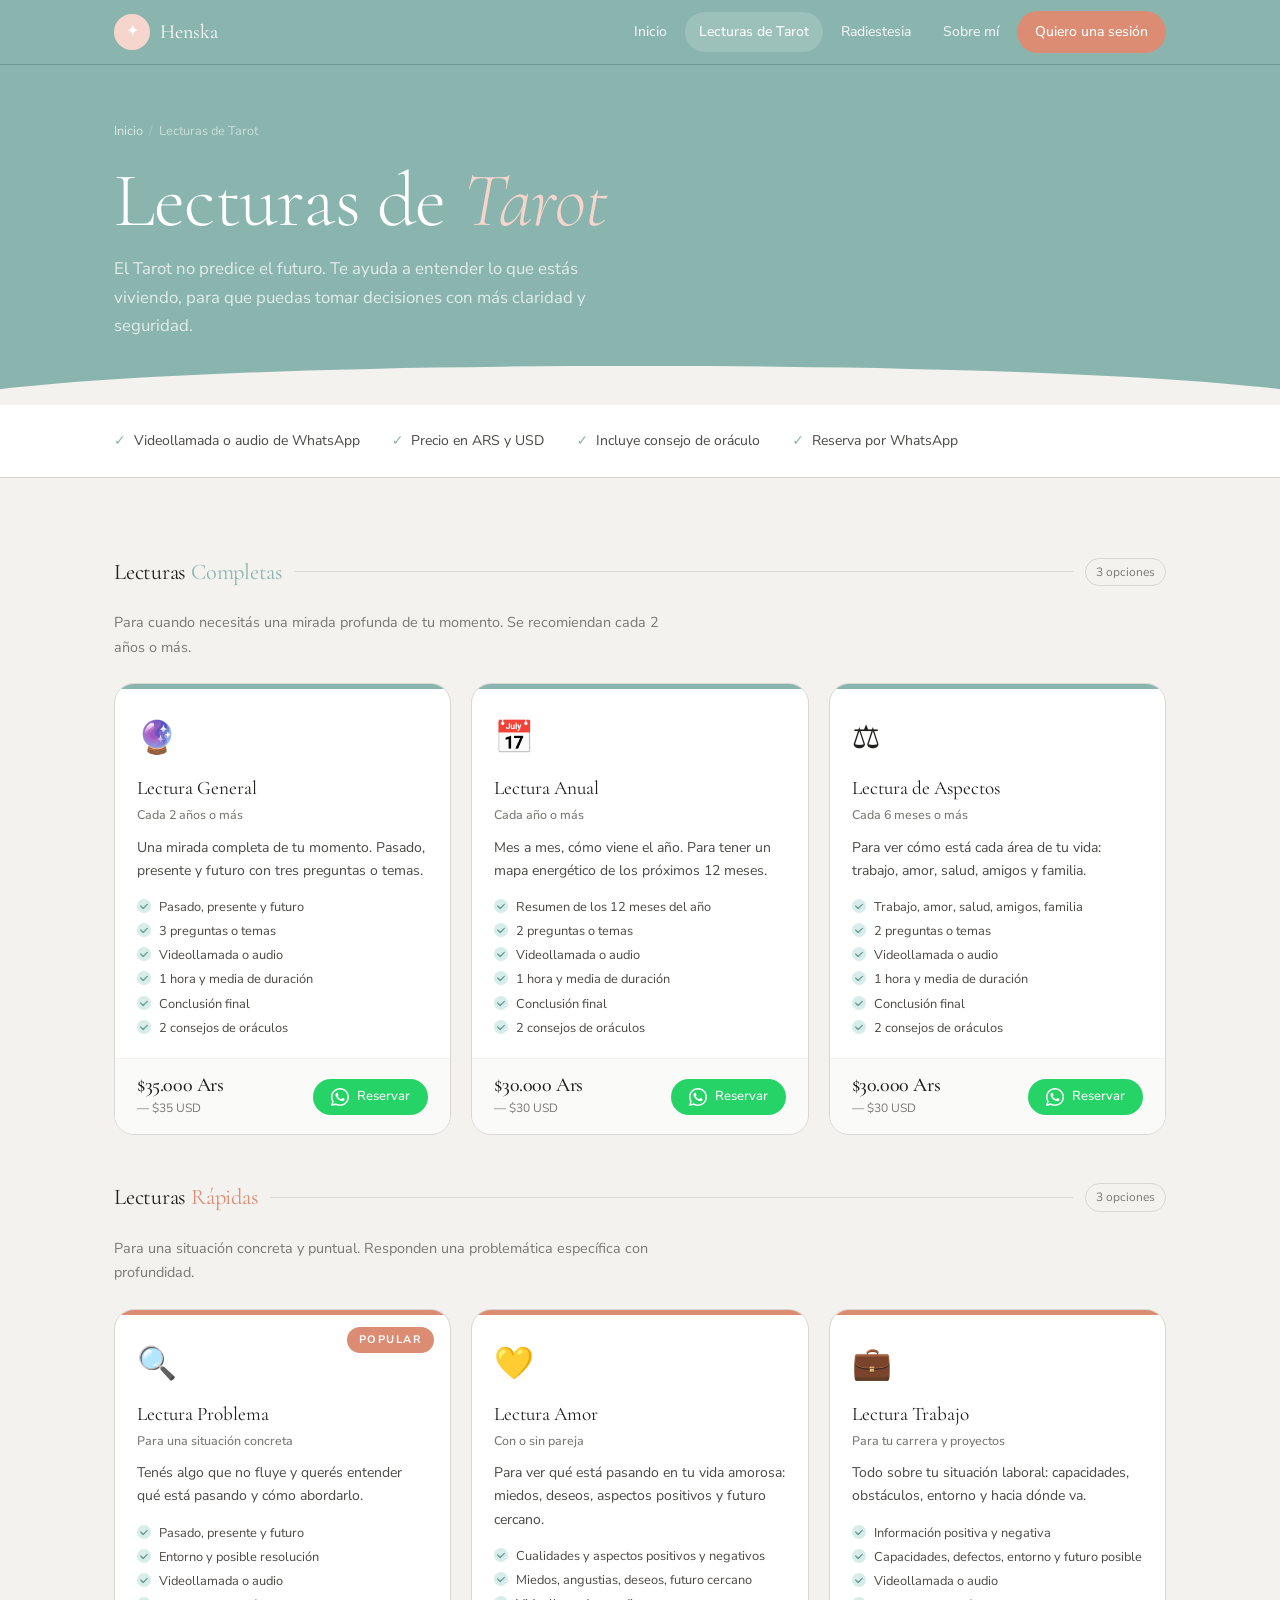
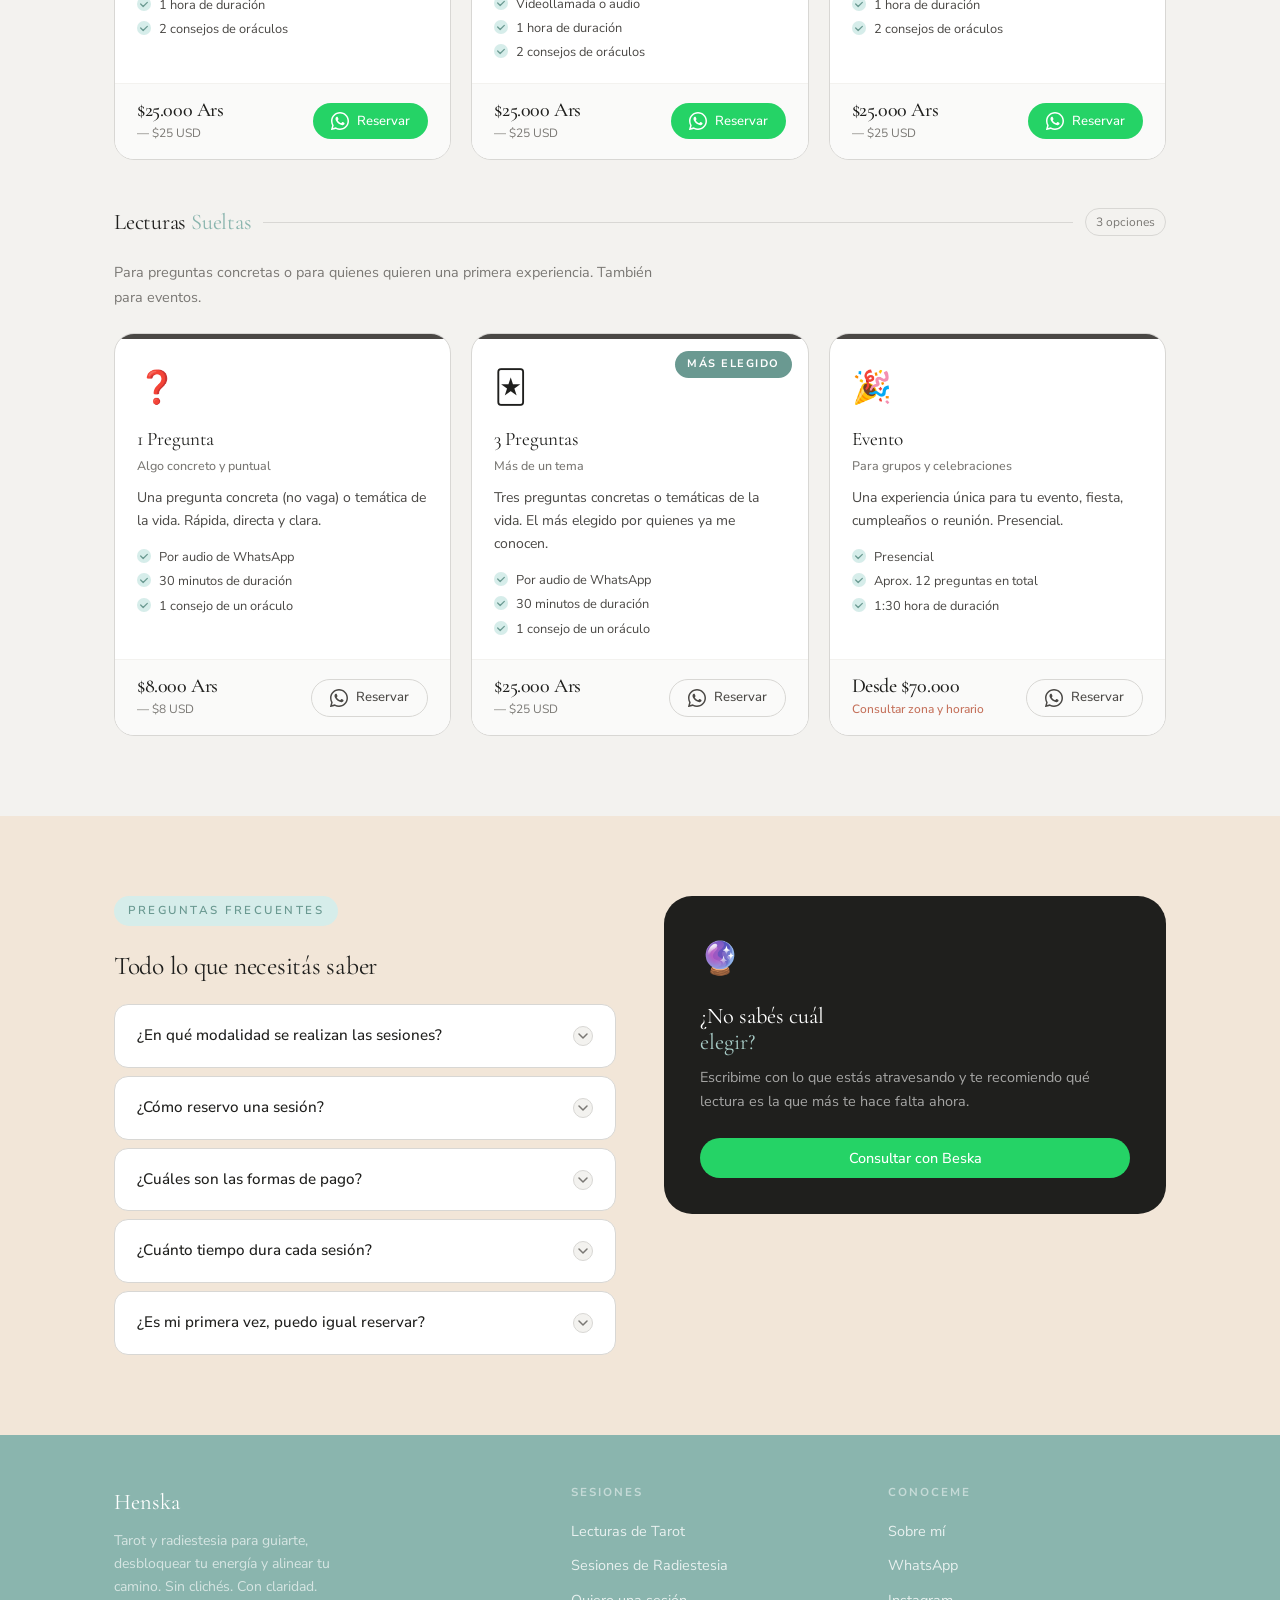
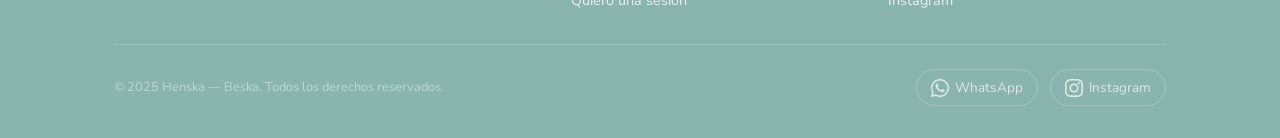
<file: tarot.html>
<!DOCTYPE html>
<html lang="es">
<head>
  <meta charset="UTF-8">
  <meta name="viewport" content="width=device-width, initial-scale=1.0">
  <title>Lecturas de Tarot — Henska | Claridad para entender lo que estás viviendo</title>
  <meta name="description" content="Lecturas de Tarot con Beska: generales, anuales, de amor, trabajo y preguntas puntuales. Herramienta de claridad para entender lo que estás atravesando y tomar decisiones con más seguridad.">
  <link rel="canonical" href="https://henska.com.ar/tarot.html">
  <meta property="og:type" content="website">
  <meta property="og:url" content="https://henska.com.ar/tarot.html">
  <meta property="og:title" content="Lecturas de Tarot con Beska — Henska">
  <meta property="og:description" content="9 tipos de lecturas de Tarot. Generales, anuales, de amor, trabajo y preguntas puntuales. Por videollamada o audio.">
  <meta property="og:locale" content="es_AR">
  <script type="application/ld+json">
  {"@context":"https://schema.org","@type":"Service","name":"Lecturas de Tarot","provider":{"@type":"Person","name":"Beska","url":"https://henska.com.ar"},"serviceType":"Lectura de Tarot","areaServed":{"@type":"Country","name":"Argentina"},"offers":[{"@type":"Offer","name":"Lectura General","price":"35000","priceCurrency":"ARS"},{"@type":"Offer","name":"Lectura Anual","price":"30000","priceCurrency":"ARS"},{"@type":"Offer","name":"1 Pregunta","price":"8000","priceCurrency":"ARS"}]}
  </script>
  <link rel="preconnect" href="https://fonts.googleapis.com">
  <link rel="preconnect" href="https://fonts.gstatic.com" crossorigin>
  <link rel="stylesheet" href="css/styles.css">
</head>
<body>

<a href="#main-content" class="skip-link">Saltar al contenido principal</a>
<div id="nav-root"></div>
<main id="main-content">

<!-- PAGE HERO -->
<section class="page-hero">
  <div class="container page-hero-inner">
    <div class="breadcrumb">
      <a href="index.html">Inicio</a>
      <span class="breadcrumb-sep">/</span>
      <span>Lecturas de Tarot</span>
    </div>
    <h1>Lecturas de <em style="font-style:italic; color:var(--terra-faint); font-weight:300;">Tarot</em></h1>
    <p>El Tarot no predice el futuro. Te ayuda a entender lo que estás viviendo, para que puedas tomar decisiones con más claridad y seguridad.</p>
  </div>
</section>

<!-- INTRO STRIP -->
<section style="background:#fff; border-bottom:1px solid var(--n100);">
  <div class="container" style="padding-top:24px; padding-bottom:24px;">
    <div style="display:flex; gap:32px; flex-wrap:wrap; align-items:center;">
      <div style="display:flex; align-items:center; gap:8px; font-size:0.875rem; color:var(--n700);">
        <span style="color:var(--green);">✓</span> Videollamada o audio de WhatsApp
      </div>
      <div style="display:flex; align-items:center; gap:8px; font-size:0.875rem; color:var(--n700);">
        <span style="color:var(--green);">✓</span> Precio en ARS y USD
      </div>
      <div style="display:flex; align-items:center; gap:8px; font-size:0.875rem; color:var(--n700);">
        <span style="color:var(--green);">✓</span> Incluye consejo de oráculo
      </div>
      <div style="display:flex; align-items:center; gap:8px; font-size:0.875rem; color:var(--n700);">
        <span style="color:var(--green);">✓</span> Reserva por WhatsApp
      </div>
    </div>
  </div>
</section>

<!-- SESIONES -->
<section class="section">
  <div class="container">

    <!-- COMPLETAS -->
    <div class="category-label">
      <h3>Lecturas <span>Completas</span></h3>
      <div class="category-line"></div>
      <div class="category-count">3 opciones</div>
    </div>
    <p style="font-size:0.9rem; color:var(--n500); margin-bottom:24px; max-width:560px;">
      Para cuando necesitás una mirada profunda de tu momento. Se recomiendan cada 2 años o más.
    </p>
    <div class="cards-grid" id="completas-root"></div>

    <!-- RAPIDAS -->
    <div class="category-label">
      <h3>Lecturas <span class="terra">Rápidas</span></h3>
      <div class="category-line"></div>
      <div class="category-count">3 opciones</div>
    </div>
    <p style="font-size:0.9rem; color:var(--n500); margin-bottom:24px; max-width:560px;">
      Para una situación concreta y puntual. Responden una problemática específica con profundidad.
    </p>
    <div class="cards-grid" id="rapidas-root"></div>

    <!-- SUELTAS -->
    <div class="category-label">
      <h3>Lecturas <span>Sueltas</span></h3>
      <div class="category-line"></div>
      <div class="category-count">3 opciones</div>
    </div>
    <p style="font-size:0.9rem; color:var(--n500); margin-bottom:24px; max-width:560px;">
      Para preguntas concretas o para quienes quieren una primera experiencia. También para eventos.
    </p>
    <div class="cards-grid" id="sueltas-root"></div>

  </div>
</section>

<!-- FAQ + PROMO -->
<section class="section" style="background:var(--cream);">
  <div class="container">
    <div style="display:grid; grid-template-columns:1fr 1fr; gap:48px; align-items:start;">
      <div>
        <div class="section-tag">Preguntas frecuentes</div>
        <h3 style="font-family:var(--font-display); font-size:1.6rem; margin:12px 0 24px; font-weight:400;">Todo lo que necesitás saber</h3>
        <div class="faq-list" id="faq-root"></div>
      </div>
      <div class="reveal" style="background:var(--n900); border-radius:var(--radius-xl); padding:36px; position:sticky; top:80px;">
        <div style="font-size:2rem; margin-bottom:16px;">🔮</div>
        <div style="font-family:var(--font-display); font-size:1.4rem; color:var(--white); margin-bottom:10px; line-height:1.2; font-weight:400;">¿No sabés cuál<br><span style="color:var(--green-light);">elegir?</span></div>
        <p style="font-size:0.9rem; color:rgba(255,255,255,0.6); margin-bottom:24px; line-height:1.65;">
          Escribime con lo que estás atravesando y te recomiendo qué lectura es la que más te hace falta ahora.
        </p>
        <a href="sesion.html" id="tarot-wa-cta" class="btn btn-wa" style="width:100%; justify-content:center;">
          Consultar con Beska
        </a>
      </div>
    </div>
  </div>
</section>

</main>

<div class="sticky-cta" aria-hidden="true">
  <a href="sesion.html" tabindex="-1">Quiero una sesión</a>
</div>

<div id="footer-root"></div>

<script src="data/sessions.js"></script>
<script src="js/main.js"></script>
<script>
  const data = getSessionsData();

  document.getElementById('nav-root').innerHTML = renderNav();
  document.getElementById('footer-root').innerHTML = renderFooter(data);

  const active = arr => arr.filter(s => s.active);

  document.getElementById('completas-root').innerHTML =
    active(data.tarot.completas).map(s => renderCard(s, data, '')).join('');

  document.getElementById('rapidas-root').innerHTML =
    active(data.tarot.rapidas).map(s => renderCard(s, data, 'terra')).join('');

  document.getElementById('sueltas-root').innerHTML =
    active(data.tarot.sueltas).map(s => renderCard(s, data, 'dark')).join('');

  document.getElementById('faq-root').innerHTML = renderFaq(data.faq);

  const waConsulta = buildWALinkGeneral(data, 'Hola Bes! No sé cuál lectura de tarot elegir, ¿me podés orientar?');
  document.getElementById('tarot-wa-cta').href = waConsulta;

  const nav = document.querySelector('.nav');
  window.addEventListener('scroll', () => {
    nav.classList.toggle('scrolled', window.scrollY > 10);
  }, { passive: true });
</script>
</body>
</html>
</file>
<file: css/styles.css>
/* ============================================================
   HENSKA — ESTILOS GLOBALES
   ============================================================ */

@import url('https://fonts.googleapis.com/css2?family=Cormorant+Garamond:ital,wght@0,300;0,400;0,500;0,600;1,300;1,400&family=Nunito+Sans:ital,opsz,wght@0,6..12,300;0,6..12,400;0,6..12,500;0,6..12,600;1,6..12,300&display=swap');

/* ── TOKENS ─────────────────────────────────────────────── */
:root {
  --green:        #8AB5AE;
  --green-dark:   #6A9991;
  --green-light:  #A8CCC7;
  --green-faint:  #D6EDEA;
  --terra:        #DC8C73;
  --terra-dark:   #C4705A;
  --terra-light:  #EDAA97;
  --terra-faint:  #F5D5CC;
  --n900:         #1F1F1D;
  --n700:         #4A4845;
  --n500:         #7A7874;
  --n300:         #AEACAA;
  --n100:         #D8D7D4;
  --n50:          #F3F2EF;
  --cream:        #F2E6D8;
  --white:        #FFFFFF;
  
  --font-display: 'Cormorant Garamond', Georgia, serif;
  --font-body:    'Nunito Sans', system-ui, sans-serif;
  
  --radius-sm:    8px;
  --radius-md:    14px;
  --radius-lg:    20px;
  --radius-xl:    28px;
  --radius-pill:  100px;
  
  --shadow-sm:    0 1px 3px rgba(31,31,29,0.08);
  --shadow-md:    0 4px 16px rgba(31,31,29,0.10);
  --shadow-lg:    0 8px 32px rgba(31,31,29,0.12);
  
  --transition:   0.2s ease;
  --transition-slow: 0.4s ease;
}

/* ── RESET ───────────────────────────────────────────────── */
*, *::before, *::after { box-sizing: border-box; margin: 0; padding: 0; }

html {
  scroll-behavior: smooth;
  -webkit-font-smoothing: antialiased;
}

body {
  font-family: var(--font-body);
  font-size: 16px;
  line-height: 1.7;
  color: var(--n900);
  background: var(--n50);
}

img { display: block; max-width: 100%; }
a { color: inherit; text-decoration: none; }
button { font-family: inherit; cursor: pointer; border: none; background: none; }
ul { list-style: none; }

/* ── TYPOGRAPHY ──────────────────────────────────────────── */
h1, h2, h3, h4 { font-family: var(--font-display); line-height: 1.1; font-weight: 400; letter-spacing: -0.01em; }
h1 { font-size: clamp(2.8rem, 6vw, 5rem); font-weight: 300; }
h2 { font-size: clamp(2rem, 4vw, 3.2rem); font-weight: 400; }
h3 { font-size: clamp(1.4rem, 2.5vw, 1.9rem); font-weight: 400; }

/* Cormorant italic accent — use for key spans */
.italic-accent { font-style: italic; font-weight: 300; }

.accent { color: var(--green); }
.accent-terra { color: var(--terra); }

p { color: var(--n700); font-size: 1rem; }
.text-muted { color: var(--n500); font-size: 0.875rem; }
.lead { font-size: 1.125rem; line-height: 1.8; }

/* ── LAYOUT ──────────────────────────────────────────────── */
.container {
  width: 100%;
  max-width: 1100px;
  margin: 0 auto;
  padding: 0 24px;
}

.section {
  padding: 80px 0;
}

.section-sm {
  padding: 48px 0;
}

/* ── NAV ─────────────────────────────────────────────────── */
.nav {
  position: sticky;
  top: 0;
  z-index: 100;
  background: var(--green);
  border-bottom: 1px solid var(--green-dark);
}

.nav-inner {
  display: flex;
  align-items: center;
  justify-content: space-between;
  height: 64px;
  gap: 24px;
}

.nav-logo {
  display: flex;
  align-items: center;
  gap: 10px;
  font-family: var(--font-display);
  font-size: 1.25rem;
  color: var(--white);
  font-weight: 400;
}

.nav-logo-mark {
  width: 36px;
  height: 36px;
  border-radius: 50%;
  background: var(--terra-faint);
  display: flex;
  align-items: center;
  justify-content: center;
  font-size: 1rem;
}

.nav-links {
  display: flex;
  align-items: center;
  gap: 4px;
}

.nav-link {
  padding: 8px 14px;
  border-radius: var(--radius-pill);
  font-size: 0.875rem;
  font-weight: 500;
  color: rgba(255,255,255,0.85);
  transition: background var(--transition), color var(--transition);
  white-space: nowrap;
}

.nav-link:hover,
.nav-link.active {
  background: rgba(255,255,255,0.15);
  color: var(--white);
}

.nav-cta {
  padding: 9px 18px;
  background: var(--terra);
  color: var(--white) !important;
  border-radius: var(--radius-pill);
  font-size: 0.875rem;
  font-weight: 500;
  transition: background var(--transition), transform var(--transition);
}

.nav-cta:hover {
  background: var(--terra-dark) !important;
  transform: translateY(-1px);
}

.nav-hamburger {
  display: none;
  flex-direction: column;
  gap: 5px;
  padding: 4px;
  cursor: pointer;
}

.nav-hamburger span {
  display: block;
  width: 22px;
  height: 2px;
  background: var(--white);
  border-radius: 2px;
  transition: transform var(--transition), opacity var(--transition);
}

.nav-mobile {
  display: none;
  flex-direction: column;
  background: var(--green-dark);
  padding: 16px 24px 24px;
  gap: 4px;
}

.nav-mobile .nav-link {
  display: block;
  padding: 10px 14px;
  font-size: 1rem;
}

.nav-mobile .nav-cta {
  margin-top: 8px;
  text-align: center;
  display: block;
}

@media (max-width: 768px) {
  .nav-links { display: none; }
  .nav-hamburger { display: flex; }
  .nav-mobile.open { display: flex; }
}

/* ── HERO ────────────────────────────────────────────────── */
.hero {
  background: var(--green);
  position: relative;
  overflow: hidden;
  padding: 80px 0 100px;
}

.hero-deco {
  position: absolute;
  border-radius: 50%;
  pointer-events: none;
}

.hero-deco-1 {
  width: 400px; height: 400px;
  top: -120px; right: -80px;
  background: rgba(255,255,255,0.06);
}

.hero-deco-2 {
  width: 200px; height: 200px;
  bottom: -60px; left: 10%;
  background: rgba(220,140,115,0.15);
}

.hero-deco-3 {
  width: 80px; height: 80px;
  top: 40%; right: 20%;
  background: rgba(255,255,255,0.08);
}

.hero-inner {
  position: relative;
  z-index: 1;
}

.hero-eyebrow {
  display: inline-flex;
  align-items: center;
  gap: 8px;
  font-size: 0.75rem;
  font-weight: 600;
  letter-spacing: 3px;
  text-transform: uppercase;
  color: rgba(255,255,255,0.7);
  margin-bottom: 20px;
}

.hero-eyebrow::before {
  content: '';
  display: block;
  width: 24px;
  height: 1px;
  background: rgba(255,255,255,0.4);
}

.hero h1 { color: var(--white); }
.hero h1 span { color: var(--terra-faint); }

.hero-desc {
  font-size: clamp(1rem, 2vw, 1.15rem);
  color: rgba(255,255,255,0.82);
  max-width: 540px;
  margin: 20px 0 36px;
  line-height: 1.75;
}

.hero-actions {
  display: flex;
  align-items: center;
  gap: 16px;
  flex-wrap: wrap;
}

.hero-trust {
  margin-top: 56px;
  display: flex;
  align-items: center;
  gap: 32px;
  flex-wrap: wrap;
}

.trust-item {
  display: flex;
  flex-direction: column;
}

.trust-num {
  font-family: var(--font-display);
  font-size: 2rem;
  color: var(--white);
  line-height: 1;
}

.trust-label {
  font-size: 0.8rem;
  color: rgba(255,255,255,0.65);
  margin-top: 2px;
}

.trust-divider {
  width: 1px;
  height: 40px;
  background: rgba(255,255,255,0.2);
}

/* ── BUTTONS ─────────────────────────────────────────────── */
.btn {
  display: inline-flex;
  align-items: center;
  gap: 8px;
  padding: 13px 26px;
  border-radius: var(--radius-pill);
  font-size: 0.9rem;
  font-weight: 500;
  font-family: var(--font-body);
  transition: transform var(--transition), background var(--transition), box-shadow var(--transition);
  cursor: pointer;
  line-height: 1;
  border: none;
}

.btn:hover { transform: translateY(-2px); box-shadow: var(--shadow-md); }
.btn:active { transform: translateY(0); }

.btn-primary {
  background: var(--terra);
  color: var(--white);
}
.btn-primary:hover { background: var(--terra-dark); }

.btn-secondary {
  background: rgba(255,255,255,0.15);
  color: var(--white);
  border: 1px solid rgba(255,255,255,0.3);
}
.btn-secondary:hover { background: rgba(255,255,255,0.25); }

.btn-outline {
  background: transparent;
  color: var(--n700);
  border: 1.5px solid var(--n100);
}
.btn-outline:hover { border-color: var(--green); color: var(--green-dark); background: var(--green-faint); }

.btn-wa {
  background: #25D366;
  color: var(--white);
}
.btn-wa:hover { background: #1db954; }

.btn-sm {
  padding: 9px 18px;
  font-size: 0.82rem;
}

.btn-lg {
  padding: 16px 34px;
  font-size: 1rem;
}

.wa-icon {
  width: 18px; height: 18px;
  fill: currentColor;
}

/* ── SECTION HEADER ──────────────────────────────────────── */
.section-header {
  margin-bottom: 48px;
}

.section-header.centered { text-align: center; }

.section-tag {
  display: inline-block;
  font-size: 0.72rem;
  font-weight: 600;
  letter-spacing: 2.5px;
  text-transform: uppercase;
  color: var(--green-dark);
  background: var(--green-faint);
  padding: 5px 14px;
  border-radius: var(--radius-pill);
  margin-bottom: 14px;
}

.section-header p {
  color: var(--n500);
  font-size: 1.05rem;
  margin-top: 10px;
  max-width: 560px;
}

.section-header.centered p { margin-left: auto; margin-right: auto; }

/* ── CARDS ───────────────────────────────────────────────── */
.cards-grid {
  display: grid;
  grid-template-columns: repeat(auto-fill, minmax(280px, 1fr));
  gap: 20px;
}

.card {
  background: var(--white);
  border-radius: var(--radius-lg);
  border: 1px solid var(--n100);
  overflow: hidden;
  display: flex;
  flex-direction: column;
  position: relative;
  transition: transform var(--transition), box-shadow var(--transition), border-color var(--transition);
}

.card:hover {
  transform: translateY(-4px);
  box-shadow: var(--shadow-lg);
  border-color: var(--green-light);
}

.card-stripe {
  height: 5px;
  background: var(--green);
}

.card-stripe.terra { background: var(--terra); }
.card-stripe.dark { background: var(--n700); }

.card-badge {
  position: absolute;
  top: 17px;
  right: 16px;
  font-size: 0.68rem;
  font-weight: 700;
  letter-spacing: 1.5px;
  text-transform: uppercase;
  padding: 4px 12px;
  border-radius: var(--radius-pill);
  background: var(--terra);
  color: var(--white);
}

.card-badge.green { background: var(--green-dark); }
.card-badge.dark { background: var(--n700); }

.card-body {
  padding: 22px 22px 16px;
  flex: 1;
}

.card-icon {
  font-size: 2rem;
  margin-bottom: 12px;
  display: block;
}

.card-title {
  font-family: var(--font-display);
  font-size: 1.2rem;
  color: var(--n900);
  margin-bottom: 4px;
  line-height: 1.2;
  font-weight: 400;
}

.card-subtitle {
  font-size: 0.78rem;
  color: var(--n500);
  margin-bottom: 10px;
  font-weight: 500;
}

.card-desc {
  font-size: 0.875rem;
  color: var(--n700);
  line-height: 1.65;
  margin-bottom: 16px;
}

.card-features {
  display: flex;
  flex-direction: column;
  gap: 5px;
  margin-bottom: 4px;
}

.card-features li {
  display: flex;
  align-items: flex-start;
  gap: 8px;
  font-size: 0.8rem;
  color: var(--n700);
  line-height: 1.5;
}

.card-features li::before {
  content: '';
  display: block;
  width: 14px;
  height: 14px;
  min-width: 14px;
  border-radius: 50%;
  background: var(--green-faint);
  background-image: url("data:image/svg+xml,%3Csvg xmlns='http://www.w3.org/2000/svg' viewBox='0 0 12 12'%3E%3Cpath d='M2 6l3 3 5-5' stroke='%236A9991' stroke-width='1.5' fill='none' stroke-linecap='round' stroke-linejoin='round'/%3E%3C/svg%3E");
  background-size: 10px;
  background-position: center;
  background-repeat: no-repeat;
  margin-top: 1px;
}

.card-footer {
  padding: 16px 22px;
  border-top: 1px solid var(--n50);
  display: flex;
  align-items: center;
  justify-content: space-between;
  gap: 12px;
  background: #FAFAF9;
}

.price-ars {
  font-family: var(--font-display);
  font-size: 1.1rem;
  color: var(--n900);
  line-height: 1;
  font-weight: 400;
}

.price-usd {
  font-size: 0.75rem;
  color: var(--n500);
  margin-top: 3px;
}

.price-consult {
  font-size: 0.75rem;
  color: var(--terra-dark);
  margin-top: 3px;
  font-weight: 500;
}

/* ── CATEGORY LABEL ──────────────────────────────────────── */
.category-label {
  display: flex;
  align-items: center;
  gap: 12px;
  margin: 48px 0 24px;
}

.category-label:first-child { margin-top: 0; }

.category-label h3 {
  font-family: var(--font-display);
  font-size: 1.4rem;
  font-weight: 400;
  color: var(--n900);
}

.category-label h3 span { color: var(--green); }
.category-label h3 .terra { color: var(--terra); }

.category-line {
  flex: 1;
  height: 1px;
  background: var(--n100);
}

.category-count {
  font-size: 0.75rem;
  color: var(--n500);
  background: var(--n50);
  border: 1px solid var(--n100);
  padding: 3px 10px;
  border-radius: var(--radius-pill);
}

/* ── TESTIMONIOS ─────────────────────────────────────────── */
.testimonios-grid {
  display: grid;
  grid-template-columns: repeat(auto-fill, minmax(260px, 1fr));
  gap: 16px;
}

.testimonio-card {
  background: var(--white);
  border: 1px solid var(--n100);
  border-radius: var(--radius-lg);
  padding: 22px;
  position: relative;
}

.testimonio-card::before {
  content: '"';
  font-family: var(--font-display);
  font-size: 4rem;
  color: var(--green-faint);
  position: absolute;
  top: 8px;
  left: 18px;
  line-height: 1;
}

.testimonio-text {
  font-size: 0.875rem;
  color: var(--n700);
  line-height: 1.7;
  margin-top: 16px;
  padding-top: 8px;
}

.testimonio-footer {
  margin-top: 16px;
  display: flex;
  align-items: center;
  gap: 10px;
}

.testimonio-avatar {
  width: 36px;
  height: 36px;
  border-radius: 50%;
  background: var(--green-faint);
  display: flex;
  align-items: center;
  justify-content: center;
  font-size: 0.8rem;
  font-weight: 600;
  color: var(--green-dark);
  flex-shrink: 0;
}

.testimonio-nombre {
  font-size: 0.85rem;
  font-weight: 500;
  color: var(--n900);
}

.testimonio-servicio {
  font-size: 0.75rem;
  color: var(--n500);
}

/* ── FAQ ─────────────────────────────────────────────────── */
.faq-list {
  display: flex;
  flex-direction: column;
  gap: 8px;
  max-width: 680px;
}

.faq-item {
  background: var(--white);
  border: 1px solid var(--n100);
  border-radius: var(--radius-md);
  overflow: hidden;
}

.faq-question {
  display: flex;
  align-items: center;
  justify-content: space-between;
  gap: 16px;
  padding: 18px 22px;
  cursor: pointer;
  font-weight: 500;
  font-size: 0.95rem;
  color: var(--n900);
  transition: background var(--transition);
  user-select: none;
}

.faq-question:hover { background: var(--n50); }

.faq-chevron {
  width: 20px;
  height: 20px;
  min-width: 20px;
  border-radius: 50%;
  background: var(--n50);
  border: 1px solid var(--n100);
  display: flex;
  align-items: center;
  justify-content: center;
  transition: transform var(--transition), background var(--transition);
}

.faq-chevron svg {
  width: 10px;
  height: 10px;
  stroke: var(--n500);
  transition: transform var(--transition);
}

.faq-item.open .faq-chevron {
  background: var(--green-faint);
  border-color: var(--green-light);
  transform: rotate(180deg);
}

.faq-item.open .faq-chevron svg { stroke: var(--green-dark); }

.faq-answer {
  max-height: 0;
  overflow: hidden;
  transition: max-height 0.3s ease, padding 0.3s ease;
}

.faq-answer-inner {
  padding: 0 22px 18px;
  font-size: 0.9rem;
  color: var(--n700);
  line-height: 1.7;
}

.faq-item.open .faq-answer { max-height: 300px; }

/* ── PROMO BANNER ────────────────────────────────────────── */
.promo-banner {
  background: var(--n900);
  border-radius: var(--radius-xl);
  padding: 40px 48px;
  display: flex;
  align-items: center;
  justify-content: space-between;
  gap: 32px;
  flex-wrap: wrap;
}

.promo-title {
  font-family: var(--font-display);
  font-size: clamp(1.5rem, 3vw, 2rem);
  color: var(--white);
  margin-bottom: 8px;
  font-weight: 400;
}

.promo-title span { color: var(--green-light); }

.promo-desc {
  font-size: 0.95rem;
  color: rgba(255,255,255,0.6);
  max-width: 400px;
  line-height: 1.65;
}

/* ── FOOTER ──────────────────────────────────────────────── */
.footer {
  background: var(--green);
  padding: 48px 0 32px;
}

.footer-inner {
  display: grid;
  grid-template-columns: 1.5fr 1fr 1fr;
  gap: 40px;
  padding-bottom: 32px;
  border-bottom: 1px solid rgba(255,255,255,0.15);
}

.footer-brand-name {
  font-family: var(--font-display);
  font-size: 1.4rem;
  color: var(--white);
  margin-bottom: 8px;
  font-weight: 400;
}

.footer-brand-desc {
  font-size: 0.875rem;
  color: rgba(255,255,255,0.65);
  line-height: 1.65;
  max-width: 260px;
}

.footer-col-title {
  font-size: 0.72rem;
  font-weight: 700;
  letter-spacing: 2px;
  text-transform: uppercase;
  color: rgba(255,255,255,0.5);
  margin-bottom: 16px;
}

.footer-links {
  display: flex;
  flex-direction: column;
  gap: 10px;
}

.footer-links a {
  font-size: 0.9rem;
  color: rgba(255,255,255,0.8);
  transition: color var(--transition);
}

.footer-links a:hover { color: var(--white); }

.footer-bottom {
  display: flex;
  align-items: center;
  justify-content: space-between;
  padding-top: 24px;
  gap: 16px;
  flex-wrap: wrap;
}

.footer-copy {
  font-size: 0.8rem;
  color: rgba(255,255,255,0.45);
}

.footer-social {
  display: flex;
  gap: 12px;
}

.footer-social a {
  display: flex;
  align-items: center;
  gap: 6px;
  font-size: 0.85rem;
  color: rgba(255,255,255,0.7);
  padding: 6px 14px;
  border: 1px solid rgba(255,255,255,0.2);
  border-radius: var(--radius-pill);
  transition: background var(--transition), color var(--transition);
}

.footer-social a:hover {
  background: rgba(255,255,255,0.12);
  color: var(--white);
}

@media (max-width: 768px) {
  .footer-inner { grid-template-columns: 1fr; gap: 28px; }
  .footer-bottom { flex-direction: column; align-items: flex-start; }
  .promo-banner { padding: 28px 24px; text-align: center; justify-content: center; }
  .section { padding: 56px 0; }
}

/* ── PAGE HERO INTERIOR ──────────────────────────────────── */
.page-hero {
  background: var(--green);
  padding: 56px 0 64px;
  position: relative;
  overflow: hidden;
}

.page-hero::after {
  content: '';
  position: absolute;
  bottom: -1px;
  left: 0;
  right: 0;
  height: 40px;
  background: var(--n50);
  clip-path: ellipse(55% 100% at 50% 100%);
}

.page-hero-inner { position: relative; z-index: 1; }

.page-hero h1 { color: var(--white); margin-bottom: 12px; }
.page-hero h1 span { color: var(--terra-faint); }
.page-hero p { color: rgba(255,255,255,0.75); font-size: 1.05rem; max-width: 520px; }

/* ── ANIMATIONS ──────────────────────────────────────────── */
@keyframes fadeUp {
  from { opacity: 0; transform: translateY(20px); }
  to   { opacity: 1; transform: translateY(0); }
}

.fade-up {
  animation: fadeUp 0.6s ease both;
}

.fade-up-2 { animation-delay: 0.1s; }
.fade-up-3 { animation-delay: 0.2s; }
.fade-up-4 { animation-delay: 0.3s; }

/* ── BREADCRUMB ──────────────────────────────────────────── */
.breadcrumb {
  display: flex;
  align-items: center;
  gap: 6px;
  font-size: 0.8rem;
  color: rgba(255,255,255,0.55);
  margin-bottom: 16px;
}

.breadcrumb a { color: rgba(255,255,255,0.7); transition: color var(--transition); }
.breadcrumb a:hover { color: var(--white); }
.breadcrumb-sep { opacity: 0.4; }

/* ── SOBRE MI ────────────────────────────────────────────── */
.sobre-grid {
  display: grid;
  grid-template-columns: 1fr 1.4fr;
  gap: 60px;
  align-items: center;
}

@media (max-width: 768px) {
  .sobre-grid { grid-template-columns: 1fr; }
}

.sobre-photo {
  width: 100%;
  aspect-ratio: 4/5;
  border-radius: var(--radius-xl);
  background: var(--green-faint);
  display: flex;
  align-items: center;
  justify-content: center;
  font-size: 5rem;
  position: relative;
  overflow: hidden;
}

.sobre-photo-deco {
  position: absolute;
  bottom: -20px;
  right: -20px;
  width: 120px;
  height: 120px;
  border-radius: 50%;
  background: var(--terra-faint);
  opacity: 0.6;
}

.sobre-values {
  display: grid;
  grid-template-columns: 1fr 1fr;
  gap: 12px;
  margin-top: 32px;
}

.sobre-value {
  background: var(--n50);
  border: 1px solid var(--n100);
  border-radius: var(--radius-md);
  padding: 16px;
}

.sobre-value-icon { font-size: 1.5rem; margin-bottom: 6px; }
.sobre-value-title { font-weight: 500; font-size: 0.9rem; color: var(--n900); }
.sobre-value-desc { font-size: 0.8rem; color: var(--n500); margin-top: 2px; line-height: 1.5; }

/* ── EMPTY STATE ─────────────────────────────────────────── */
.empty-state {
  text-align: center;
  padding: 60px 24px;
  color: var(--n500);
}

/* ── SCROLL REVEAL ───────────────────────────────────────── */
.reveal {
  opacity: 0;
  transform: translateY(24px);
  transition: opacity 0.6s ease, transform 0.6s ease;
}
.reveal.visible {
  opacity: 1;
  transform: none;
}

/* ── ACCESSIBILITY / UX ──────────────────────────────────── */
.skip-link {
  position: absolute;
  top: -100%;
  left: 16px;
  background: var(--n900);
  color: #fff;
  padding: 10px 20px;
  border-radius: 0 0 var(--radius-sm) var(--radius-sm);
  font-size: 0.875rem;
  font-weight: 600;
  z-index: 9999;
  transition: top 0.2s;
  text-decoration: none;
}
.skip-link:focus { top: 0; }

*:focus-visible {
  outline: 2.5px solid var(--green);
  outline-offset: 3px;
  border-radius: 4px;
}

/* ── STICKY MOBILE CTA ───────────────────────────────────── */
.sticky-cta {
  display: none;
  position: fixed;
  bottom: 0;
  left: 0;
  right: 0;
  z-index: 90;
  padding: 12px 16px;
  background: rgba(243,242,239,0.96);
  backdrop-filter: blur(10px);
  -webkit-backdrop-filter: blur(10px);
  border-top: 1px solid var(--n100);
  box-shadow: 0 -4px 20px rgba(31,31,29,0.10);
}
.sticky-cta a {
  display: flex;
  align-items: center;
  justify-content: center;
  gap: 8px;
  width: 100%;
  padding: 14px;
  background: var(--terra);
  color: #fff;
  border-radius: var(--radius-pill);
  font-weight: 600;
  font-size: 0.95rem;
  font-family: var(--font-body);
  transition: background var(--transition);
}
.sticky-cta a:hover { background: var(--terra-dark); }
@media (max-width: 768px) { .sticky-cta { display: block; } }

/* ── NAV SCROLL EFFECT ───────────────────────────────────── */
.nav.scrolled {
  box-shadow: 0 2px 12px rgba(31,31,29,0.15);
}

/* ── CARD IMPROVEMENTS ───────────────────────────────────── */
.card:focus-within {
  border-color: var(--green);
  box-shadow: 0 0 0 3px var(--green-faint);
}

/* Price emphasis */
.price-ars {
  font-family: var(--font-display);
  font-size: 1.25rem;
  font-weight: 500;
  letter-spacing: -0.02em;
}

/* ── SECTION DIVIDER ORNAMENT ────────────────────────────── */
.ornament {
  display: block;
  text-align: center;
  font-family: var(--font-display);
  font-size: 1.5rem;
  font-style: italic;
  color: var(--n300);
  margin: 8px 0;
  letter-spacing: 6px;
}

/* ── READING WIDTH ───────────────────────────────────────── */
.prose {
  max-width: 65ch;
  line-height: 1.85;
}

/* ── TRUST STRIP ─────────────────────────────────────────── */
.trust-strip {
  background: #fff;
  border-bottom: 1px solid var(--n100);
  padding: 14px 0;
  overflow: hidden;
}
.trust-strip-inner {
  display: flex;
  align-items: center;
  gap: 40px;
  flex-wrap: wrap;
  justify-content: center;
}
.trust-strip-item {
  display: flex;
  align-items: center;
  gap: 8px;
  font-size: 0.82rem;
  color: var(--n500);
  white-space: nowrap;
}
.trust-strip-item strong { color: var(--n700); font-weight: 600; }

/* ── LOADING PERF ────────────────────────────────────────── */
html { font-display: swap; }
</file>
